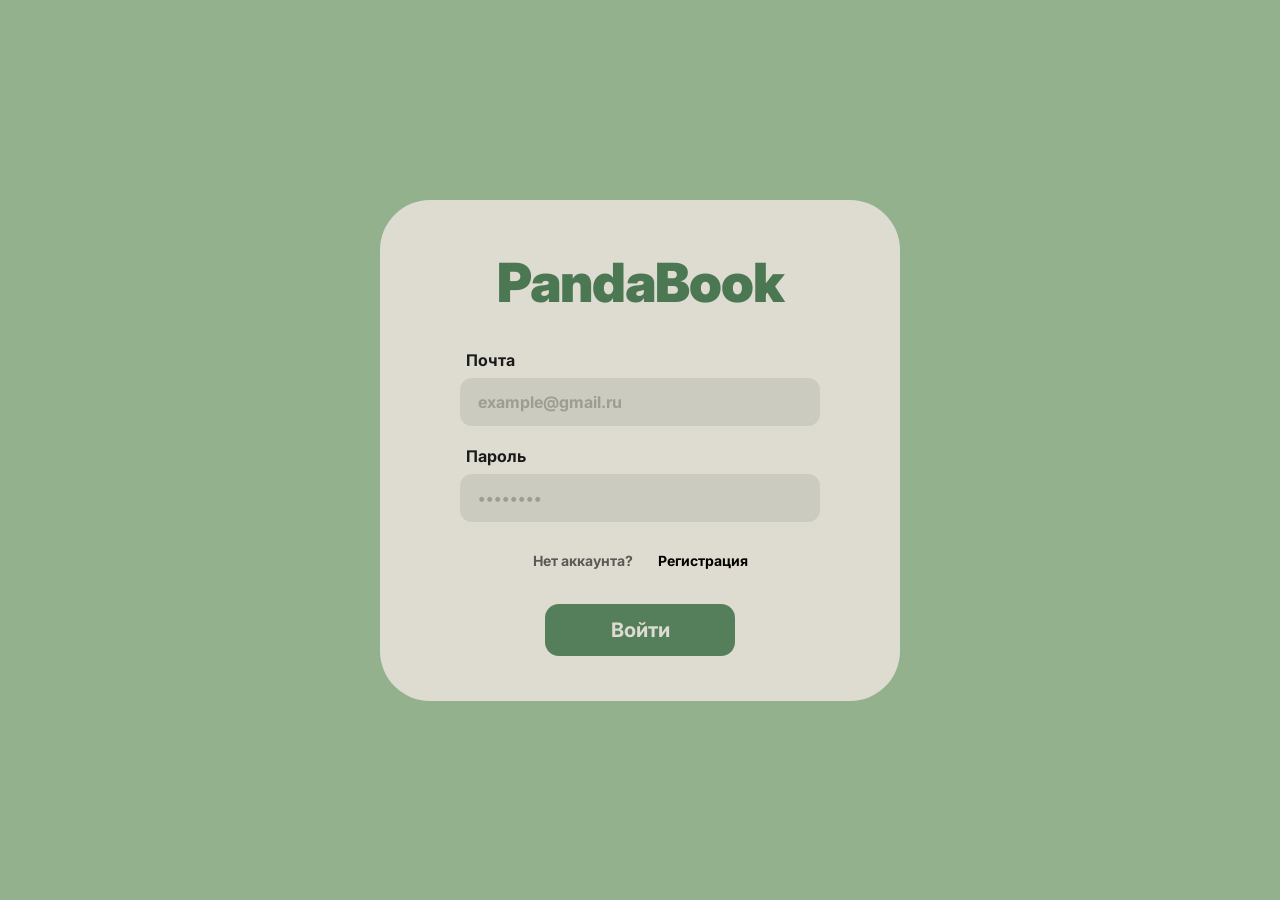
<file: frontend/index.html>
<!DOCTYPE html>
<html lang="ru">
<head>
    <meta charset="UTF-8">
    <meta name="viewport" content="width=device-width, initial-scale=1.0">
    <title>Вход</title>
    <link rel="stylesheet" href="style.css">
    <link rel="stylesheet" href="ui.css">
    <link rel="preconnect" href="https://fonts.googleapis.com">
    <link rel="preconnect" href="https://fonts.gstatic.com" crossorigin>
    <link href="https://fonts.googleapis.com/css2?family=Inter:wght@400;700;900&display=swap" rel="stylesheet">
</head>
<body>

    <div class="login-card">
        <h1 class="logo">PandaBook</h1>

        <form class="login-form" id="loginForm">
            <div class="input-group">
                <label for="email">Почта</label>
                <input type="email" id="email" name="email" required autocomplete="email" placeholder="example@gmail.ru">
            </div>

            <div class="input-group">
                <label for="password">Пароль</label>
                <input type="password" id="password" name="password" required autocomplete="current-password" placeholder="••••••••" minlength="8">
            </div>

            <div class="form-footer">
                <span class="no-account">Нет аккаунта?</span>
                <a href="reg.html" class="register-link">Регистрация</a>
            </div>

            <button type="submit" class="submit-btn">Войти</button>
        </form>
    </div>

    <script src="api.js"></script>
    <script src="ui.js"></script>
    <script>
        if (Auth.token) location.href = "dashboard.html";
        document.getElementById("loginForm").addEventListener("submit", async (e) => {
            e.preventDefault();
            const email = document.getElementById("email").value.trim();
            const password = document.getElementById("password").value;
            if (!isValidEmail(email)) return toast("Некорректный email", "error");
            const btn = e.target.querySelector(".submit-btn");
            btn.disabled = true;
            btn.textContent = "Вход…";
            try {
                const r = await api("POST", "/api/auth/login", { email, password });
                Auth.token = r.access_token;
                toast("Добро пожаловать!", "success");
                setTimeout(() => { location.href = "dashboard.html"; }, 400);
            } catch (err) {
                toast("Не удалось войти: " + apiError(err), "error");
            } finally {
                btn.disabled = false;
                btn.textContent = "Войти";
            }
        });
    </script>
</body>
</html>
</file>
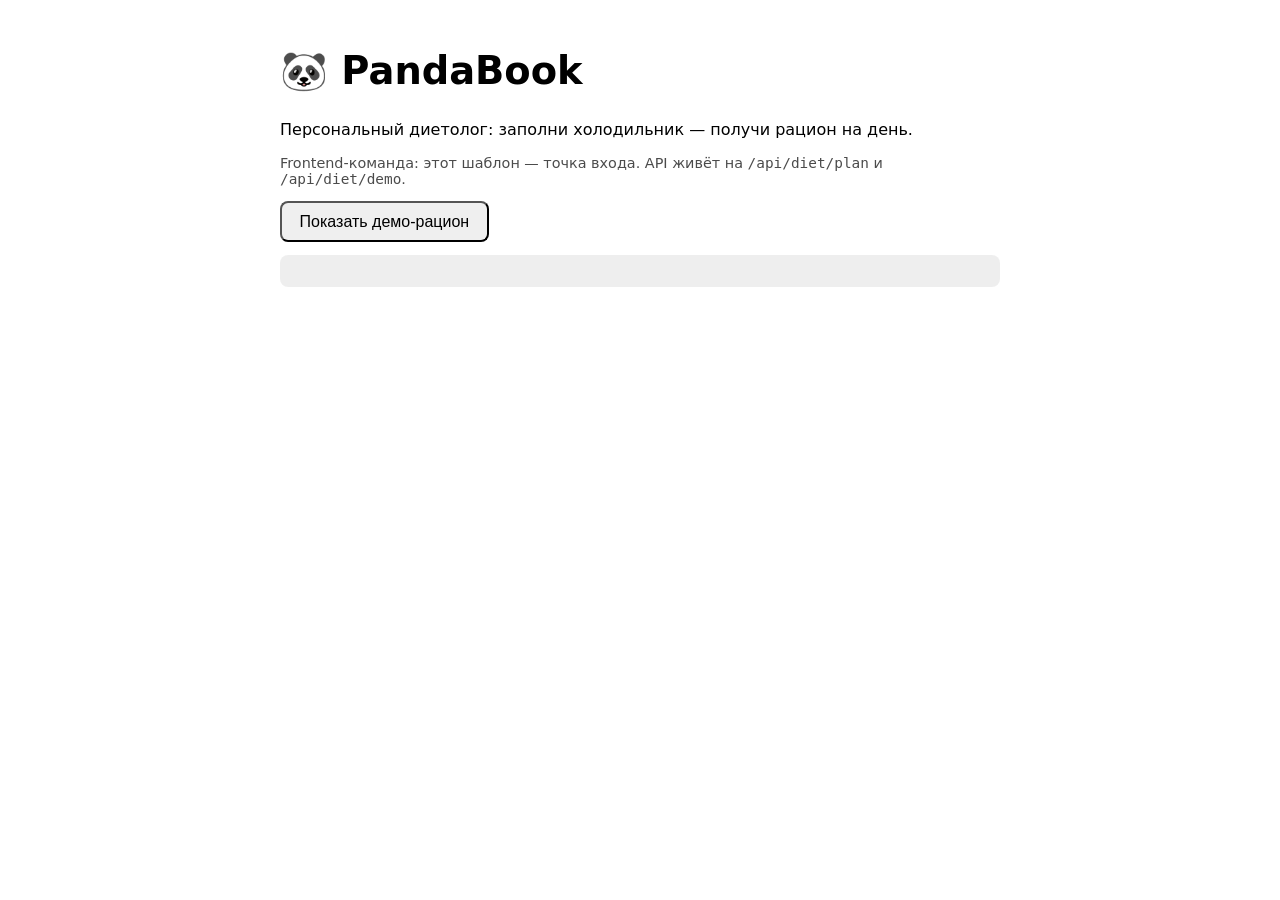
<file: templates/index.html>
<!doctype html>
<html lang="ru">
<head>
  <meta charset="utf-8">
  <meta name="viewport" content="width=device-width, initial-scale=1">
  <title>PandaBook 🐼 — персональный диетолог</title>
  <link rel="stylesheet" href="/static/style.css">
</head>
<body>
  <main>
    <h1>🐼 PandaBook</h1>
    <p>Персональный диетолог: заполни холодильник — получи рацион на день.</p>
    <p class="hint">Frontend-команда: этот шаблон — точка входа. API живёт на
      <code>/api/diet/plan</code> и <code>/api/diet/demo</code>.</p>
    <button id="demo">Показать демо-рацион</button>
    <pre id="out"></pre>
  </main>
  <script src="/static/app.js"></script>
</body>
</html>
</file>
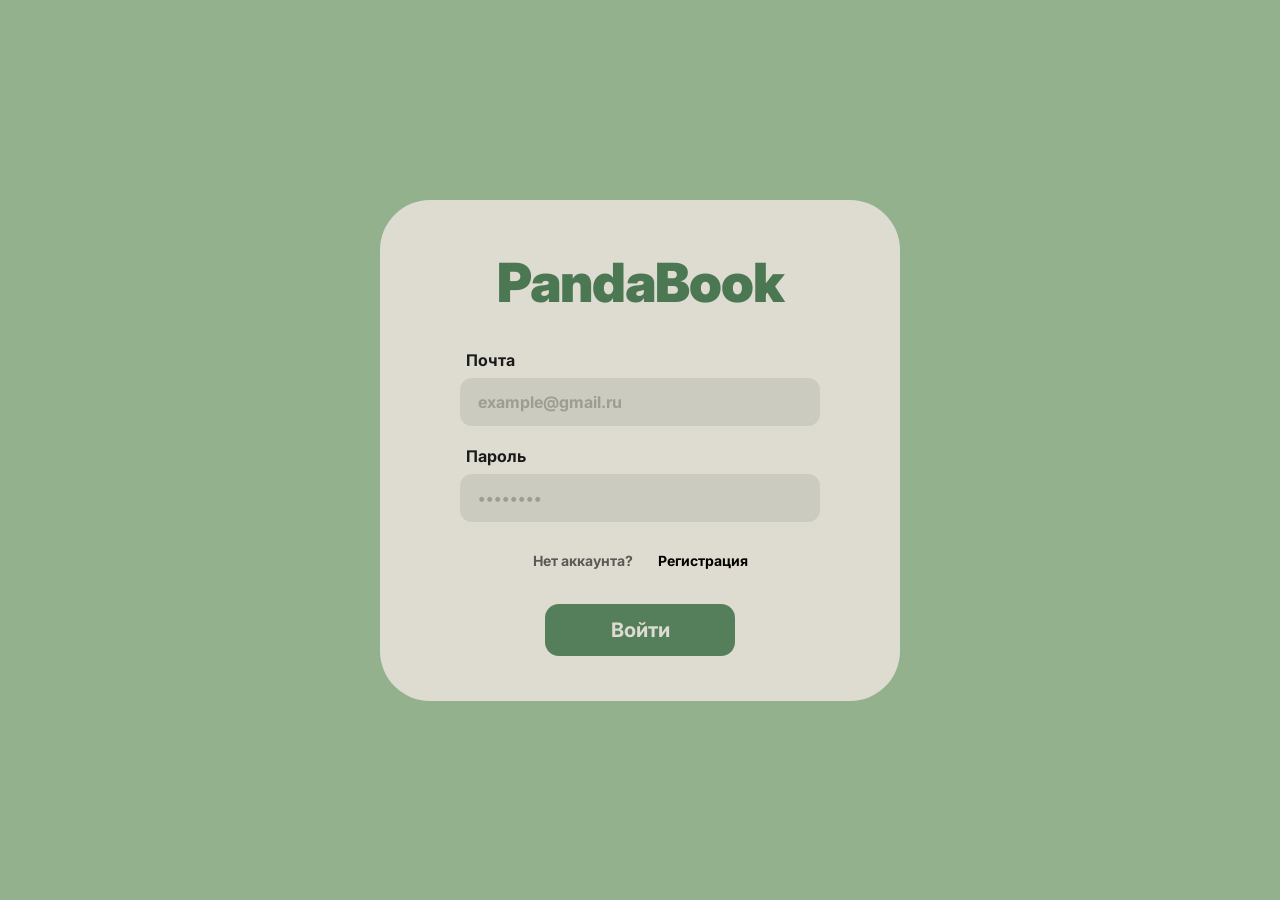
<file: frontend/dashboard.html>
<!DOCTYPE html>
<html lang="ru">
<head>
    <meta charset="UTF-8">
    <meta name="viewport" content="width=device-width, initial-scale=1.0">
    <title>PandaBook - Главный экран</title>
    <link rel="stylesheet" href="dashboard.css">
    <link rel="stylesheet" href="ui.css">
    <link rel="preconnect" href="https://fonts.googleapis.com">
    <link rel="preconnect" href="https://fonts.gstatic.com" crossorigin>
    <link href="https://fonts.googleapis.com/css2?family=Inter:wght@400;700;900&display=swap" rel="stylesheet">
</head>
<body>

    <div class="menu-overlay" id="menuOverlay" onclick="toggleMenu()"></div>

    <nav class="sidebar-menu" id="sidebarMenu">
        <div class="sidebar-header">
            <span class="sidebar-logo">PandaBook</span>
            <button class="close-menu-btn" onclick="toggleMenu()">✕</button>
        </div>
        <ul class="menu-links">
            <li><a href="profile.html" class="menu-item">Профиль</a></li>
            <li><a href="dashboard.html" class="menu-item active">Главный экран</a></li>
            <li><a href="fridge.html" class="menu-item">Мой холодильник</a></li>
            <li><a href="shopping.html" class="menu-item">Мои покупки</a></li>
            <li><a href="landing.html#pricing" class="menu-item">Купить подписку</a></li>
        </ul>
    </nav>

    <div class="main-card">
        <header class="header-section">
            <div class="logo-area">
                <button class="hamburger-btn" onclick="toggleMenu()">
                    <svg width="32" height="32" viewBox="0 0 24 24" fill="none" xmlns="http://www.w3.org/2000/svg">
                        <path d="M3 12H21M3 6H21M3 18H21" stroke="#4c7753" stroke-width="2.5" stroke-linecap="round" stroke-linejoin="round"/>
                    </svg>
                </button>
                <h1 class="logo">PandaBook</h1>
            </div>
            
            <div class="mode-switcher">
                <button class="mode-btn active" id="btn-fast" onclick="setMode('fast')">Быстрый</button>
                <button class="mode-btn" id="btn-thinking" onclick="setMode('thinking')">Думающий (pro)</button>
            </div>
        </header>

        <section class="panda-widget" id="pandaWidget" style="display:none;">
            <span class="panda-emoji" id="pandaEmoji"></span>
            <div>
                <strong class="panda-label" id="pandaLabel">Загрузка…</strong>
                <span class="panda-streak" id="pandaStreak"></span>
            </div>
        </section>

        <section class="kbzhu-container">            <div class="kbzhu-card">
                <span class="kbzhu-title">Каллории</span>
                <span class="kbzhu-value">1500 / 2000ккал</span>
                <div class="progress-bg"><div class="progress-bar" style="width: 75%;"></div></div>
            </div>
            <div class="kbzhu-card">
                <span class="kbzhu-title">Белки</span>
                <span class="kbzhu-value">80 / 120г</span>
                <div class="progress-bg"><div class="progress-bar" style="width: 66%;"></div></div>
            </div>
            <div class="kbzhu-card">
                <span class="kbzhu-title">Жиры</span>
                <span class="kbzhu-value">68 / 80г</span>
                <div class="progress-bg"><div class="progress-bar" style="width: 85%;"></div></div>
            </div>
            <div class="kbzhu-card">
                <span class="kbzhu-title">Углеводы</span>
                <span class="kbzhu-value">225 / 250г</span>
                <div class="progress-bg"><div class="progress-bar" style="width: 90%;"></div></div>
            </div>
        </section>

        <div class="notes-block">
            <strong>Заметка:</strong> <span id="planNotes"></span>
        </div>
        <p class="thinking-status" id="thinkingStatus" style="display:none;">Модель думает…</p>

        <section class="shopping-preview" id="shoppingSection">
            <div class="shopping-preview-header">
                <h2 class="shopping-preview-title">Список докупок</h2>
                <a href="shopping.html" class="shopping-preview-link nav-from-current">Открыть полностью</a>
            </div>
            <ul class="shopping-preview-list" id="shoppingList">
                <li class="shopping-preview-empty">Загрузка…</li>
            </ul>
        </section>

        <section class="meals-container">
            <div class="meal-accordion">
                <div class="meal-header" onclick="toggleMeal(this)">
                    <span class="meal-title">Завтрак</span>
                    <span class="arrow-icon">▼</span>
                </div>
                <div class="meal-content">
                    <div class="product-row">
                        <span class="product-name">Овсяная каша на молоке (250г)</span>
                        <span class="product-kcal">310 ккал</span>
                    </div>
                </div>
            </div>

            <div class="meal-accordion">
                <div class="meal-header" onclick="toggleMeal(this)">
                    <span class="meal-title">Обед</span>
                    <span class="arrow-icon">▼</span>
                </div>
                <div class="meal-content">
                    <div class="product-row">
                        <span class="product-name">Куриное филе с рисом (350г)</span>
                        <span class="product-kcal">480 ккал</span>
                    </div>
                </div>
            </div>

            <div class="meal-accordion">
                <div class="meal-header" onclick="toggleMeal(this)">
                    <span class="meal-title">Ужин</span>
                    <span class="arrow-icon">▼</span>
                </div>
                <div class="meal-content">
                    <div class="product-row">
                        <span class="product-name">Салат с тунцом (200г)</span>
                        <span class="product-kcal">290 ккал</span>
                    </div>
                </div>
            </div>

            <div class="meal-accordion">
                <div class="meal-header" onclick="toggleMeal(this)">
                    <span class="meal-title">Перекус</span>
                    <span class="arrow-icon">▼</span>
                </div>
                <div class="meal-content">
                    <div class="product-row">
                        <span class="product-name">Йогурт натуральный <span style="color:#e3a678;">скоро истекает</span></span>
                        <span class="product-kcal">120 ккал</span>
                    </div>
                </div>
            </div>
        </section>

        <div id="thinking-features">
            <section class="ai-explanation-card">
                <h2 class="ai-title">Почему такой рацион?</h2>
                <p class="ai-text">Этот план питания оптимизирован под вашу цель дефицита калорий с сохранением высокого уровня белка. Сложные углеводы в обеде обеспечат энергией на весь день.</p>
                
                <div class="recipe-box">
                    <h3 class="recipe-title">Рекомендованный рецепт</h3>
                    <p class="recipe-text"><strong>Куриное филе с рисом:</strong> Обжарить филе, отварить бурый рис 1:2. Подавать с зеленью.</p>
                </div>
            </section>

            <section class="request-container">
                <br>
                <div class="request-box">
                    <input type="text" placeholder="Хочу побольше белка или убрать рыбу..." class="request-input">
                    <button class="request-btn">Изменить</button>
                </div>
            </section>
        </div>
    </div>

    <script src="api.js"></script>
    <script src="ui.js"></script>
    <script>        let currentMode = 'fast';
        let currentRequest = '';
        const MEAL_NAMES = { breakfast: "Завтрак", lunch: "Обед", dinner: "Ужин", snack: "Перекус" };

        function toggleMenu() {
            document.getElementById('sidebarMenu').classList.toggle('open');
            document.getElementById('menuOverlay').classList.toggle('open');
        }
        function toggleMeal(element) { element.parentElement.classList.toggle('open'); }

        function setMode(mode) {
            currentMode = mode;
            PlanMode.set(mode);
            document.getElementById('btn-fast').classList.toggle('active', mode === 'fast');
            document.getElementById('btn-thinking').classList.toggle('active', mode === 'thinking');
            document.getElementById('thinking-features').style.display = mode === 'thinking' ? 'block' : 'none';
            loadPlan();
        }

        function bar(cur, tgt) { return tgt ? Math.min(100, Math.round(cur / tgt * 100)) : 0; }

        function renderKbzhu(t, tot) {
            const rows = [
                ["Калории", tot.kcal, t.kcal, "ккал"],
                ["Белки", tot.protein_g, t.protein_g, "г"],
                ["Жиры", tot.fat_g, t.fat_g, "г"],
                ["Углеводы", tot.carbs_g, t.carbs_g, "г"],
            ];
            document.querySelector('.kbzhu-container').innerHTML = rows.map(([title, cur, tgt, u]) => `
                <div class="kbzhu-card">
                    <span class="kbzhu-title">${title}</span>
                    <span class="kbzhu-value">${Math.round(cur)} / ${Math.round(tgt)}${u}</span>
                    <div class="progress-bg"><div class="progress-bar" style="width: ${bar(cur, tgt)}%;"></div></div>
                </div>`).join('');
        }

        function renderMeals(meals) {
            const withItems = meals.filter(m => m.items.length);
            const container = document.querySelector('.meals-container');
            if (!withItems.length) {
                container.innerHTML = '<div class="notes-block">Холодильник пуст или не хватает продуктов — загляни в «Мой холодильник».</div>';
                return;
            }
            container.innerHTML = withItems.map(m => `
                <div class="meal-accordion">
                    <div class="meal-header" onclick="toggleMeal(this)">
                        <span class="meal-title">${MEAL_NAMES[m.type] || m.type} · ${Math.round(m.kcal)} ккал</span>
                        <span class="arrow-icon">▼</span>
                    </div>
                    <div class="meal-content">
                        ${m.items.map(it => `
                            <div class="product-row">
                                <span class="product-name">${it.product_name} (${it.grams}г)${it.expiring_soon ? ' <span style="color:#e3a678;">скоро истекает</span>' : ''}</span>
                                <span class="product-kcal">${it.kcal} ккал</span>
                            </div>`).join('')}
                    </div>
                </div>`).join('');
        }

        function renderNotes(notes) {
            const el = document.getElementById('planNotes');
            const block = document.querySelector('.notes-block');
            if (!el || !block) return;
            if (notes && notes.length) {
                el.textContent = notes.join(' ');
                block.style.display = 'block';
            } else {
                block.style.display = 'none';
            }
        }

        function renderShopping(list) {
            const ul = document.getElementById('shoppingList');
            const section = document.getElementById('shoppingSection');
            if (!ul || !section) return;
            section.style.display = 'block';
            if (!list || !list.length) {
                ul.innerHTML = '<li class="shopping-preview-empty">Докупать нечего — холодильник покрывает норму</li>';
                return;
            }
            ul.innerHTML = list.map(s => `
                <li class="shopping-preview-item">
                    <span class="shopping-preview-name">${s.product_name}</span>
                    <span class="shopping-preview-grams">${s.grams} г</span>
                    <span class="shopping-preview-reason">${s.reason}</span>
                </li>`).join('');
        }

        function renderThinking(r) {
            document.querySelector('.ai-text').textContent =
                r.explanation || 'Не удалось получить объяснение от ИИ. Нажмите «Изменить» или переключите режим.';
            const recipe = r.recipe;
            const box = document.querySelector('.recipe-box');
            if (recipe && recipe.steps && recipe.steps.length) {
                box.style.display = 'block';
                box.querySelector('.recipe-title').textContent = recipe.title;
                box.querySelector('.recipe-text').innerHTML = recipe.steps.map((s, i) => `${i + 1}. ${s}`).join('<br>');
            } else { box.style.display = 'none'; }
        }

        async function loadProgress() {
            try {
                const p = await api("GET", "/api/progress/dashboard");
                document.getElementById("pandaWidget").style.display = "flex";
                document.getElementById("pandaEmoji").textContent = "";
                document.getElementById("pandaLabel").textContent = p.panda_label;
                document.getElementById("pandaStreak").textContent =
                    p.streak > 0 ? `Серия: ${p.streak} ${p.streak === 1 ? "день" : "дней"} в норме` : "Начни серию — попади в норму сегодня!";
            } catch (e) {
                console.warn("progress", e);
            }
        }

        async function loadPlan() {
            const thinkingStatus = document.getElementById('thinkingStatus');
            const aiText = document.querySelector('.ai-text');
            if (currentMode === 'thinking') {
                if (thinkingStatus) thinkingStatus.style.display = 'block';
                if (aiText) aiText.textContent = 'ИИ готовит объяснение и рецепт…';
            } else if (thinkingStatus) {
                thinkingStatus.style.display = 'none';
            }
            try {
                let url = `/api/diet/plan/me?mode=${currentMode}`;
                if (currentMode === 'thinking' && currentRequest) url += '&request=' + encodeURIComponent(currentRequest);
                const r = await api("GET", url);
                renderKbzhu(r.targets, r.plan.totals);
                renderMeals(r.plan.meals);
                renderNotes(r.plan.notes);
                renderShopping(r.shopping_list);
                if (currentMode === 'thinking') renderThinking(r);
            } catch (e) {
                const notes = document.querySelector('.notes-block');
                if (notes) { notes.style.display = 'block'; notes.innerHTML = '<strong>Заметка:</strong> Не удалось загрузить рацион: ' + apiError(e); }
                toast('Не удалось загрузить рацион: ' + apiError(e), 'error');
            } finally {
                if (thinkingStatus) thinkingStatus.style.display = 'none';
            }
        }

        if (requireAuth()) {
            document.querySelector('.kbzhu-container').innerHTML =
                Array(4).fill('<div class="kbzhu-card"><div class="skeleton-bar" style="width:60%;margin-bottom:8px;"></div><div class="skeleton-bar"></div></div>').join('');
            document.querySelector('.meals-container').innerHTML = '<div class="notes-block">Загрузка рациона…</div>';
            loadProgress();
            const reqBtn = document.querySelector('.request-btn');
            if (reqBtn) reqBtn.addEventListener('click', () => {
                currentRequest = document.querySelector('.request-input').value.trim();
                loadPlan();
            });
            setMode(PlanMode.get());
        }
    </script>
</body>
</html>
</file>
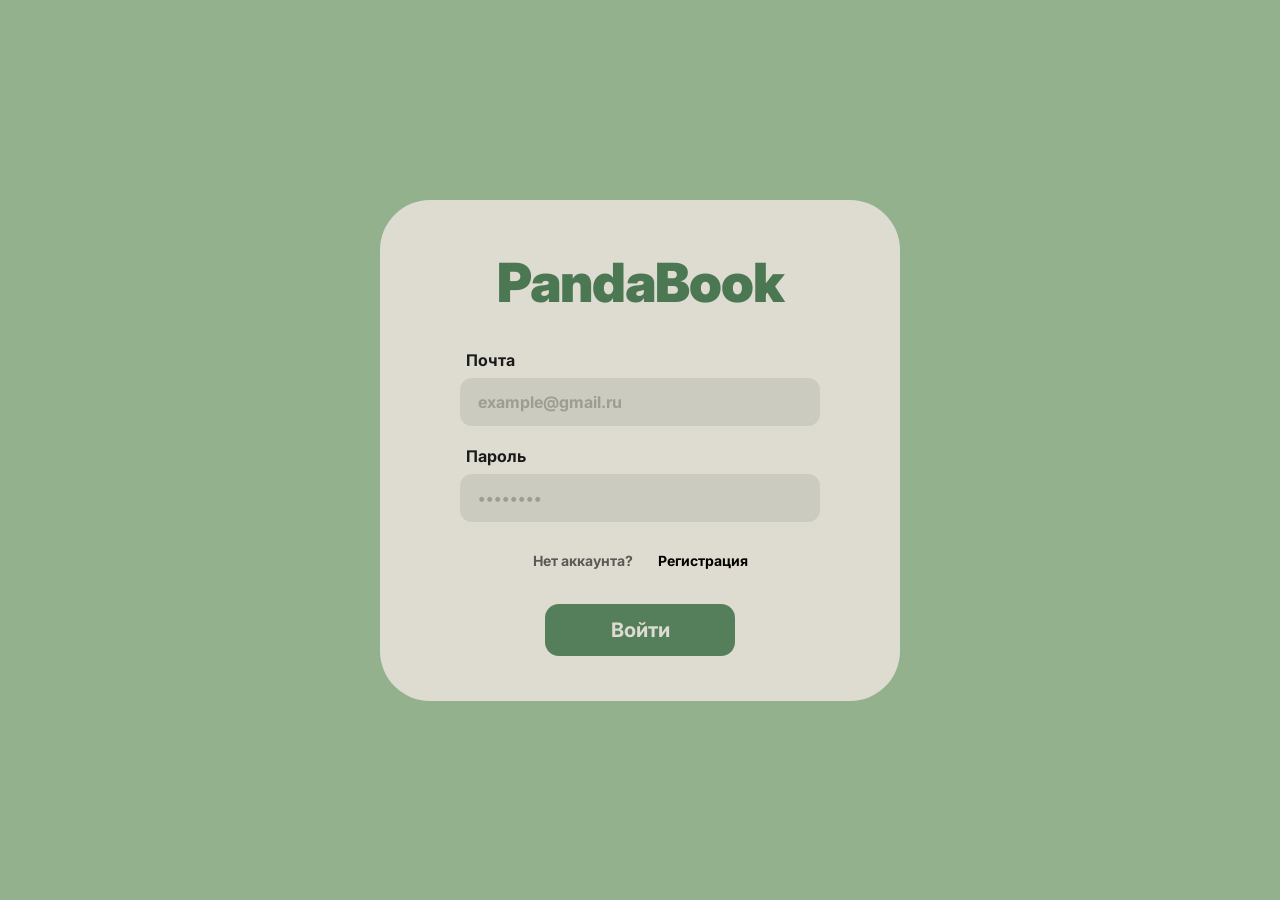
<file: frontend/fridge.html>
<!DOCTYPE html>
<html lang="ru">
<head>
    <meta charset="UTF-8">
    <meta name="viewport" content="width=device-width, initial-scale=1.0">
    <title>PandaBook - Мой холодильник</title>
    <link rel="preconnect" href="https://fonts.googleapis.com">
    <link rel="preconnect" href="https://fonts.gstatic.com" crossorigin>
    <link href="https://fonts.googleapis.com/css2?family=Inter:wght@400;700;900&display=swap" rel="stylesheet">
    <link rel="stylesheet" href="fridge.css">
    <link rel="stylesheet" href="ui.css">
</head>
<body>

    <div class="menu-overlay" id="menuOverlay" onclick="toggleMenu()"></div>

    <nav class="sidebar-menu" id="sidebarMenu">
        <div class="sidebar-header">
            <span class="sidebar-logo">PandaBook</span>
            <button class="close-menu-btn" onclick="toggleMenu()">✕</button>
        </div>
        <ul class="menu-links">
            <li><a href="profile.html" class="menu-item">Профиль</a></li>
            <li><a href="dashboard.html" class="menu-item">Главный экран</a></li>
            <li><a href="fridge.html" class="menu-item active">Мой холодильник</a></li>
            <li><a href="shopping.html" class="menu-item">Мои покупки</a></li>
            <li><a href="landing.html#pricing" class="menu-item">Купить подписку</a></li>
        </ul>
    </nav>

    <div class="main-card">
        <header class="header-section">
            <div class="logo-area">
                <a href="#" id="backBtn" class="back-btn" hidden>← Назад</a>
                <button class="hamburger-btn" onclick="toggleMenu()">
                    <svg width="32" height="32" viewBox="0 0 24 24" fill="none" xmlns="http://www.w3.org/2000/svg">
                        <path d="M3 12H21M3 6H21M3 18H21" stroke="#4c7753" stroke-width="2.5" stroke-linecap="round" stroke-linejoin="round"/>
                    </svg>
                </button>
                <h1 class="logo">PandaBook</h1>
            </div>
            <h2 class="page-title">Мой холодильник</h2>
        </header>
        <div class="search-add-section">
            <div class="search-panel">
                <h3 class="section-title"> Поиск в глобальной базе</h3>
                <div style="position: relative; width: 100%;">
                    <input type="text" id="offSearchInput" class="form-control" placeholder="Введите название продукта" oninput="handleSearchInput(this.value)">
                    <div class="search-results-dropdown" id="searchResults"></div>
                </div>
                <div class="barcode-row">
                    <input type="text" id="barcodeInput" class="form-control" placeholder="Штрихкод (EAN)" inputmode="numeric" maxlength="20">
                    <button type="button" class="btn" onclick="lookupBarcode()">Найти</button>
                </div>
            </div>

            <div class="add-panel">
                <h3 class="section-title" id="formTitle">Добавить продукт вручную</h3>
                <input type="hidden" id="editIndex" value="-1">
                <div style="display: flex; flex-direction: column; gap: 10px;">
                    <input type="text" id="prodName" class="form-control" placeholder="Название продукта">
                    <div style="display: flex; gap: 10px;">
                        <input type="number" id="prodWeight" class="form-control" placeholder="Количество (г)">
                        <input type="date" id="prodExpiry" class="form-control">
                    </div>
                    <div style="display: flex; gap: 10px; margin-top: 5px;">
                        <button type="button" class="btn" style="flex: 1;" onclick="saveProduct()">Сохранить</button>
                        <button type="button" class="btn btn-secondary" id="cancelEditBtn" style="display: none;" onclick="resetForm()">Отмена</button>
                    </div>
                </div>
            </div>
        </div>

        <div class="fridge-content">
            <h3 class="section-title" style="margin-bottom: 20px;"> Продукты в наличии</h3>
            <div class="product-table-wrapper">
                <table class="product-table">
                    <thead>
                        <tr>
                            <th>Название продукта</th>
                            <th>Количество</th>
                            <th>Срок годности</th>
                            <th style="text-align: right;">Действия</th>
                        </tr>
                    </thead>
                    <tbody id="productTableBody"></tbody>
                </table>
            </div>
        </div>
    </div>

    <script src="api.js"></script>
    <script src="ui.js"></script>
    <script>
        let selectedProduct = null;   // {product_id?|name|off_barcode} chosen from search
        let searchHits = [];
        let editId = -1;              // fridge item id being edited, or -1
        let searchTimer = null;

        function toggleMenu() {
            document.getElementById('sidebarMenu').classList.toggle('open');
            document.getElementById('menuOverlay').classList.toggle('open');
        }

        const EDIT_SVG = '<svg width="20" height="20" viewBox="0 0 24 24" fill="none" stroke="#5d605e" stroke-width="2"><path d="M11 4H4a2 2 0 0 0-2 2v14a2 2 0 0 0 2 2h14a2 2 0 0 0 2-2v-7"></path><path d="M18.5 2.5a2.121 2.121 0 1 1 3 3L12 15l-4 1 1-4 9.5-9.5z"></path></svg>';
        const DEL_SVG = '<svg width="20" height="20" viewBox="0 0 24 24" fill="none" stroke="#e07a5f" stroke-width="2"><polyline points="3 6 5 6 21 6"></polyline><path d="M19 6v14a2 2 0 0 1-2 2H7a2 2 0 0 1-2-2V6m3 0V4a2 2 0 0 1 2-2h4a2 2 0 0 1 2 2v2"></path><line x1="10" y1="11" x2="10" y2="17"></line><line x1="14" y1="11" x2="14" y2="17"></line></svg>';

        function fmtDate(iso) {
            if (!iso) return "—";
            const p = iso.split('-');
            return p.length === 3 ? `${p[2]}.${p[1]}.${p[0]}` : iso;
        }
        function daysUntil(iso) {
            if (!iso) return Infinity;
            return Math.ceil((new Date(iso) - new Date()) / 86400000);
        }

        async function loadFridge() {
            const tbody = document.getElementById('productTableBody');
            try {
                const r = await api("GET", "/api/fridge");
                tbody.innerHTML = '';
                r.items.forEach(({ id, item }) => {
                    const soon = daysUntil(item.expiry_date) <= 3;
                    const badge = soon ? '<span class="badge-warning"> Скоро истекает</span>' : '';
                    const tr = document.createElement('tr');
                    tr.className = 'product-row';
                    tr.innerHTML = `
                        <td>${item.product.name}${badge}</td>
                        <td>${item.quantity_g} г</td>
                        <td>${fmtDate(item.expiry_date)}</td>
                        <td class="actions-cell">
                            <button class="action-btn" onclick="editItem(${id}, ${item.quantity_g}, '${item.expiry_date || ''}', '${item.product.name.replace(/'/g, "")}')">${EDIT_SVG}</button>
                            <button class="action-btn" onclick="deleteItem(${id})">${DEL_SVG}</button>
                        </td>`;
                    tbody.appendChild(tr);
                });
            } catch (e) { console.error(e); }
        }

        function handleSearchInput(value) {
            const dropdown = document.getElementById('searchResults');
            clearTimeout(searchTimer);
            if (value.trim().length < 2) { dropdown.classList.remove('active'); return; }
            searchTimer = setTimeout(async () => {
                try {
                    const [cat, off] = await Promise.all([
                        api("GET", "/api/products?q=" + encodeURIComponent(value)),
                        api("GET", "/api/products/search?q=" + encodeURIComponent(value) + "&limit=8"),
                    ]);
                    searchHits = dedupeProducts([...cat, ...off]).slice(0, 12);
                    dropdown.innerHTML = searchHits.length
                        ? searchHits.map((p, i) =>
                            `<div class="search-result-item" onclick="pickHit(${i})">${p.name} · ${Math.round(p.kcal_100)} ккал</div>`).join('')
                        : '<div class="search-result-item muted">Ничего не найдено</div>';
                    dropdown.classList.add('active');
                } catch (e) { console.error(e); }
            }, 300);
        }

        function pickHit(i) {
            const p = searchHits[i];
            selectedProduct = { product_id: p.id ?? undefined, name: p.name, off_barcode: p.off_barcode ?? undefined };
            fillProductForm(p);
            document.getElementById('searchResults').classList.remove('active');
            document.getElementById('offSearchInput').value = '';
            document.getElementById('prodWeight').focus();
        }

        async function lookupBarcode() {
            const code = document.getElementById("barcodeInput").value.trim();
            if (!/^\d{8,14}$/.test(code)) return toast("Введите штрихкод 8–14 цифр", "error");
            try {
                const p = await api("GET", "/api/products/barcode/" + encodeURIComponent(code));
                selectedProduct = { name: p.name, off_barcode: p.off_barcode || code };
                fillProductForm(p);
                document.getElementById("barcodeInput").value = "";
                document.getElementById("prodWeight").focus();
                toast("Найден: " + p.name, "success");
            } catch (e) {
                toast("Продукт не найден в Open Food Facts", "error");
            }
        }

        async function saveProduct() {
            const name = document.getElementById('prodName').value.trim();
            const weight = parseInt(document.getElementById('prodWeight').value);
            const expiry = document.getElementById('prodExpiry').value || null;
            if (!name || !weight) { toast('Укажите продукт и количество', 'error'); return; }
            try {
                if (editId > 0) {
                    await api("PATCH", "/api/fridge/" + editId, { quantity_g: weight, expiry_date: expiry });
                } else {
                    const body = { quantity_g: weight, expiry_date: expiry };
                    if (selectedProduct && selectedProduct.name === name) {
                        if (selectedProduct.product_id) body.product_id = selectedProduct.product_id;
                        else if (selectedProduct.off_barcode) body.off_barcode = selectedProduct.off_barcode;
                        else body.name = name;
                    } else { body.name = name; }
                    await api("POST", "/api/fridge", body);
                }
                resetForm();
                loadFridge();
                toast(editId > 0 ? "Продукт обновлён" : "Добавлено в холодильник", "success");
            } catch (e) { toast("Не удалось сохранить: " + apiError(e), "error"); }
        }

        function editItem(id, weight, expiry, name) {
            editId = id;
            selectedProduct = null;
            document.getElementById('prodName').value = name;
            document.getElementById('prodWeight').value = weight;
            document.getElementById('prodExpiry').value = expiry;
            document.getElementById('formTitle').innerText = "Редактировать продукт";
            document.getElementById('cancelEditBtn').style.display = "inline-block";
        }

        async function deleteItem(id) {
            if (!confirm('Удалить этот продукт?')) return;
            try { await api("DELETE", "/api/fridge/" + id); loadFridge(); toast("Удалено", "success"); }
            catch (e) { toast("Ошибка: " + apiError(e), "error"); }
        }

        function resetForm() {
            editId = -1; selectedProduct = null;
            document.getElementById('prodName').value = '';
            document.getElementById('prodWeight').value = '';
            document.getElementById('prodExpiry').value = '';
            document.getElementById('formTitle').innerText = "Добавить продукт вручную";
            document.getElementById('cancelEditBtn').style.display = "none";
        }

        if (requireAuth()) loadFridge();
        document.getElementById("barcodeInput")?.addEventListener("keydown", (e) => {
            if (e.key === "Enter") { e.preventDefault(); lookupBarcode(); }
        });
    </script>
</body>
</html>
</file>
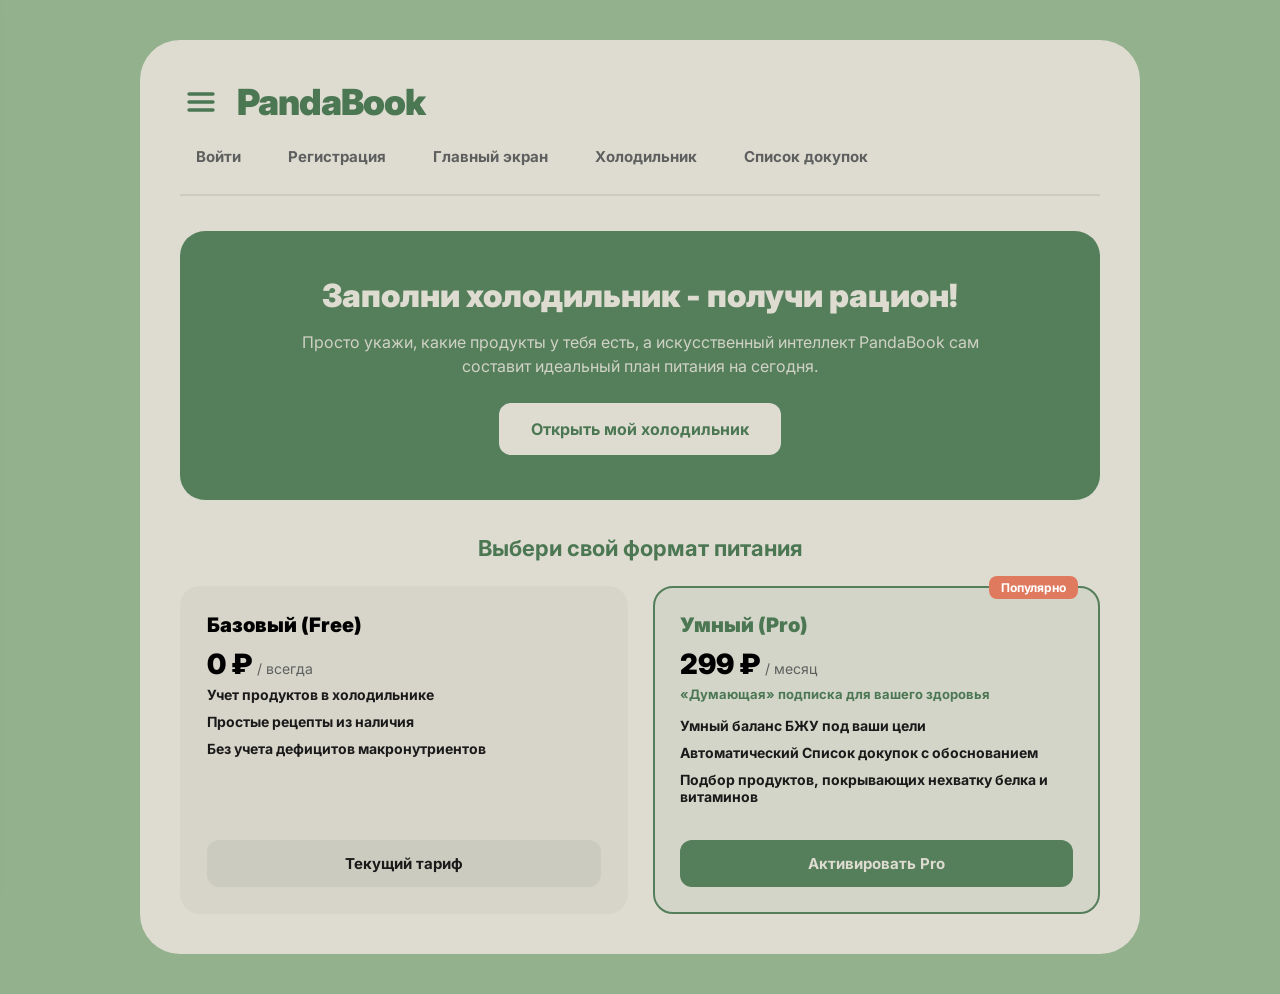
<file: frontend/landing.html>
<!DOCTYPE html>
<html lang="ru">
<head>
    <meta charset="UTF-8">
    <meta name="viewport" content="width=device-width, initial-scale=1.0">
    <title>PandaBook - Тарифы</title>
    <link rel="preconnect" href="https://fonts.googleapis.com">
    <link rel="preconnect" href="https://fonts.gstatic.com" crossorigin>
    <link href="https://fonts.googleapis.com/css2?family=Inter:wght@400;700;900&display=swap" rel="stylesheet">
    <link rel="stylesheet" href="land-shop.css">
</head>
<body>

    <div class="menu-overlay" id="menuOverlay" onclick="toggleMenu()"></div>

    <nav class="sidebar-menu" id="sidebarMenu">
        <div class="sidebar-header">
            <span class="sidebar-logo">PandaBook</span>
            <button class="close-menu-btn" onclick="toggleMenu()">✕</button>
        </div>
        <ul class="menu-links">
            <li><a href="profile.html" class="menu-item">Профиль</a></li>
            <li><a href="dashboard.html" class="menu-item">Главный экран</a></li>
            <li><a href="fridge.html" class="menu-item">Мой холодильник</a></li>
            <li><a href="shopping.html" class="menu-item">Мои покупки</a></li>
            <li><a href="#pricing" class="menu-item" onclick="toggleMenu()">Купить подписку</a></li>
        </ul>
    </nav>

    <div class="main-card">
        <header class="header-section">
            <div class="logo-area">
                <button class="hamburger-btn" onclick="toggleMenu()">
                    <svg width="32" height="32" viewBox="0 0 24 24" fill="none" xmlns="http://www.w3.org/2000/svg">
                        <path d="M3 12H21M3 6H21M3 18H21" stroke="#4c7753" stroke-width="2.5" stroke-linecap="round" stroke-linejoin="round"/>
                    </svg>
                </button>
                <span class="logo">PandaBook</span>
            </div>
            <nav class="nav-links">
                <a href="index.html" class="nav-item">Войти</a>
                <a href="reg.html" class="nav-item">Регистрация</a>
                <a href="dashboard.html" class="nav-item">Главный экран</a>
                <a href="fridge.html" class="nav-item">Холодильник</a>
                <a href="shopping.html" class="nav-item">Список докупок</a>
            </nav>
        </header>
        
        <section class="hero-panel">
            <div class="hero-content">
                <h2 class="hero-title">Заполни холодильник - получи рацион!</h2>
                <p class="hero-text">Просто укажи, какие продукты у тебя есть, а искусственный интеллект PandaBook сам составит идеальный план питания на сегодня.</p>
                <a href="fridge.html" class="btn cta-btn">Открыть мой холодильник</a>
            </div>
        </section>
        
        <section class="pricing-section" id="pricing">
            <h3 class="section-title" style="text-align: center; margin-bottom: 25px; font-size: 22px;">Выбери свой формат питания</h3>
            
            <div class="pricing-grid">
                <div class="panel price-card">
                    <h4 class="tariff-name">Базовый (Free)</h4>
                    <div class="price">0 ₽ <span class="price-period">/ всегда</span></div>
                    <ul class="features-list">
                        <li>Учет продуктов в холодильнике</li>
                        <li>Простые рецепты из наличия</li>
                        <li>Без учета дефицитов макронутриентов</li>
                    </ul>
                    <button class="btn btn-secondary" style="width: 100%; margin-top: auto;">Текущий тариф</button>
                </div>
                <div class="panel price-card pro-card">
                    <div class="pro-badge">Популярно</div>
                    <h4 class="tariff-name" style="color: #4c7753;">Умный (Pro)</h4>
                    <div class="price">299 ₽ <span class="price-period">/ месяц</span></div>
                    <p class="tariff-subtitle">«Думающая» подписка для вашего здоровья</p>
                    <ul class="features-list">
                        <li> Умный баланс БЖУ под ваши цели</li>
                        <li> Автоматический <b>Список докупок</b> с обоснованием</li>
                        <li> Подбор продуктов, покрывающих нехватку белка и витаминов</li>
                    </ul>
                    <button class="btn" style="width: 100%; margin-top: auto;">Активировать Pro</button>
                </div>
            </div>
        </section>
    </div>

    <script>
        function toggleMenu() {
            const sidebar = document.getElementById('sidebarMenu');
            const overlay = document.getElementById('menuOverlay');
            sidebar.classList.toggle('open');
            overlay.classList.toggle('open');
        }
    </script>
</body>
</html>
</file>
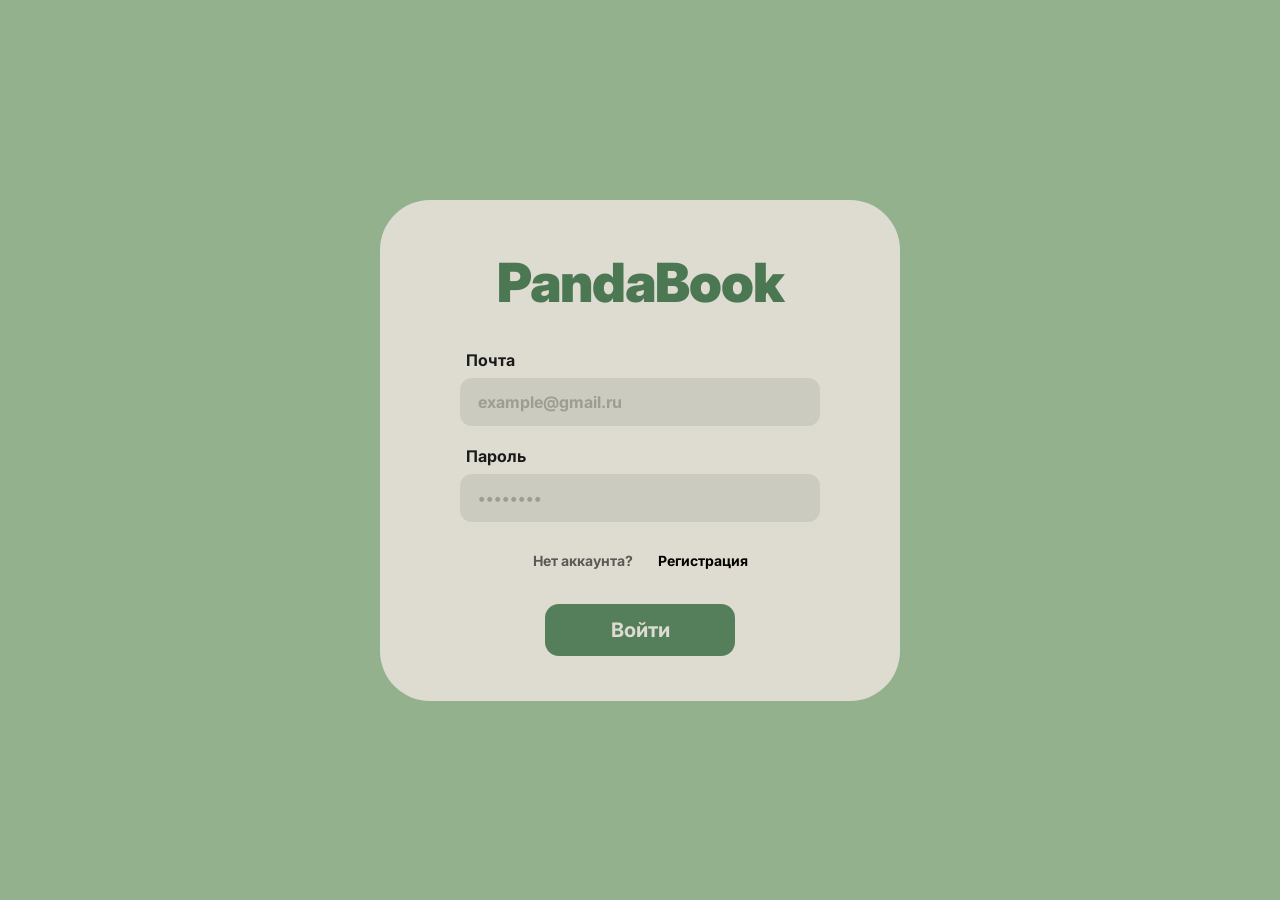
<file: frontend/profile.html>
<!DOCTYPE html>
<html lang="ru">
<head>
    <meta charset="UTF-8">
    <meta name="viewport" content="width=device-width, initial-scale=1.0">
    <title>PandaBook - Профиль</title>
    <link rel="stylesheet" href="profile.css">
    <link rel="stylesheet" href="ui.css">
    <link rel="preconnect" href="https://fonts.googleapis.com">
    <link rel="preconnect" href="https://fonts.gstatic.com" crossorigin>
    <link href="https://fonts.googleapis.com/css2?family=Inter:wght@400;700;900&display=swap" rel="stylesheet">
</head>
<body>

    <div class="menu-overlay" id="menuOverlay" onclick="toggleMenu()"></div>

    <nav class="sidebar-menu" id="sidebarMenu">
        <div class="sidebar-header">
            <span class="sidebar-logo">PandaBook</span>
            <button class="close-menu-btn" onclick="toggleMenu()">✕</button>
        </div>
        <ul class="menu-links">
            <li><a href="profile.html" class="menu-item active">Профиль</a></li>
            <li><a href="dashboard.html" class="menu-item">Главный экран</a></li>
            <li><a href="fridge.html" class="menu-item">Мой холодильник</a></li>
            <li><a href="shopping.html" class="menu-item">Мои покупки</a></li>
            <li><a href="landing.html#pricing" class="menu-item">Купить подписку</a></li>
        </ul>
    </nav>

    <div class="main-card">
        <header class="header-section">
            <div class="logo-area">
                <a href="#" id="backBtn" class="back-btn" hidden>← Назад</a>
                <button class="hamburger-btn" onclick="toggleMenu()">
                    <svg width="32" height="32" viewBox="0 0 24 24" fill="none" xmlns="http://www.w3.org/2000/svg">
                        <path d="M3 12H21M3 6H21M3 18H21" stroke="#4c7753" stroke-width="2.5" stroke-linecap="round" stroke-linejoin="round"/>
                    </svg>
                </button>
                <h1 class="logo">PandaBook</h1>
            </div>
            <h2 class="page-title">Настройки профиля</h2>
        </header>

        <form class="profile-form">
            <div class="form-section">
                <h3 class="section-title">Личные данные</h3>
                <div class="grid-inputs">
                    <div class="input-group">
                        <label for="gender">Пол</label>
                        <select id="gender">
                            <option value="male">Мужской</option>
                            <option value="female">Женский</option>
                        </select>
                    </div>
                    <div class="input-group">
                        <label for="age">Возраст</label>
                        <input type="number" id="age" value="25" placeholder="Лет">
                    </div>
                    <div class="input-group">
                        <label for="weight">Вес (кг)</label>
                        <input type="number" id="weight" value="70" placeholder="кг">
                    </div>
                    <div class="input-group">
                        <label for="height">Рост (см)</label>
                        <input type="number" id="height" value="175" placeholder="см">
                    </div>
                </div>
            </div>

            <div class="form-section">
                <h3 class="section-title">Уровень физической активности</h3>
                <div class="activity-selector">
                    <label class="activity-card">
                        <input type="radio" name="activity" value="1">
                        <div class="card-content">
                            <strong>Минимальный</strong>
                            <span>Сидячая работа, редкие прогулки</span>
                        </div>
                    </label>
                    <label class="activity-card active">
                        <input type="radio" name="activity" value="2" checked>
                        <div class="card-content">
                            <strong>Слабый</strong>
                            <span>Легкие тренировки 1-3 раза в неделю</span>
                        </div>
                    </label>
                    <label class="activity-card">
                        <input type="radio" name="activity" value="3">
                        <div class="card-content">
                            <strong>Умеренный</strong>
                            <span>Интенсивный фитнес 3-5 раз в неделю</span>
                        </div>
                    </label>
                    <label class="activity-card">
                        <input type="radio" name="activity" value="4">
                        <div class="card-content">
                            <strong>Тяжелый</strong>
                            <span>Тяжелые тренировки почти каждый день</span>
                        </div>
                    </label>
                    <label class="activity-card">
                        <input type="radio" name="activity" value="5">
                        <div class="card-content">
                            <strong>Экстремальный</strong>
                            <span>Профессиональный спорт / тяжелый физ. труд</span>
                        </div>
                    </label>
                </div>
            </div>

            <div class="form-section">
                <h3 class="section-title">Цели и ограничения</h3>
                
                <div class="input-group full-width" style="margin-bottom: 20px;">
                    <label for="goal">Главная цель</label>
                    <select id="goal">
                        <option value="lose">Похудеть / Снижение веса</option>
                        <option value="maintain" selected>Поддерживать форму</option>
                        <option value="gain">Набрать мышечную массу</option>
                    </select>
                </div>

                <label class="group-inner-label">Ограничения в питании</label>
                <div class="checkbox-grid">
                    <label class="custom-checkbox">
                        <input type="checkbox" id="vegan">
                        <span class="box"></span> Веган
                    </label>
                    <label class="custom-checkbox">
                        <input type="checkbox" id="vegetarian">
                        <span class="box"></span> Вегетарианец
                    </label>
                    <label class="custom-checkbox">
                        <input type="checkbox" id="halal">
                        <span class="box"></span> Халяль
                    </label>
                    <label class="custom-checkbox">
                        <input type="checkbox" id="gluten">
                        <span class="box"></span> Без глютена
                    </label>
                    <label class="custom-checkbox">
                        <input type="checkbox" id="lactose">
                        <span class="box"></span> Без лактозы
                    </label>
                </div>

                <div class="input-group full-width" style="margin-top: 20px;">
                    <label for="allergens">Аллергены (через запятую)</label>
                    <input type="text" id="allergens" placeholder="Например: цитрусовые, арахис, мед">
                </div>
            </div>

            <div class="action-row">
                <button type="submit" class="save-btn">Сохранить</button>
            </div>
        </form>
    </div>

    <script src="api.js"></script>
    <script src="ui.js"></script>
    <script>
        function toggleMenu() {
            document.getElementById('sidebarMenu').classList.toggle('open');
            document.getElementById('menuOverlay').classList.toggle('open');
        }
        const cards = document.querySelectorAll('.activity-card');
        cards.forEach(card => {
            card.addEventListener('click', () => {
                cards.forEach(c => c.classList.remove('active'));
                card.classList.add('active');
            });
        });

        function setActivity(num) {
            const radio = document.querySelector(`input[name="activity"][value="${num}"]`);
            if (!radio) return;
            radio.checked = true;
            cards.forEach(c => c.classList.remove('active'));
            radio.closest('.activity-card').classList.add('active');
        }

        function fillForm(p) {
            document.getElementById('gender').value = p.sex;
            document.getElementById('age').value = p.age;
            document.getElementById('weight').value = p.weight_kg;
            document.getElementById('height').value = p.height_cm;
            document.getElementById('goal').value = p.goal;
            setActivity(activityToNum(p.activity));
            const pr = p.prefs || {};
            document.getElementById('vegan').checked = !!pr.vegan;
            document.getElementById('vegetarian').checked = !!pr.vegetarian;
            document.getElementById('halal').checked = !!pr.halal;
            document.getElementById('gluten').checked = !!pr.gluten_free;
            document.getElementById('lactose').checked = !!pr.lactose_free;
            document.getElementById('allergens').value = (pr.allergens || []).join(', ');
        }

        function readForm() {
            const activity = document.querySelector('input[name="activity"]:checked');
            return {
                sex: document.getElementById('gender').value,
                age: +document.getElementById('age').value,
                weight_kg: +document.getElementById('weight').value,
                height_cm: +document.getElementById('height').value,
                activity: activityToApi(activity ? activity.value : 3),
                goal: document.getElementById('goal').value,
                prefs: {
                    vegan: document.getElementById('vegan').checked,
                    vegetarian: document.getElementById('vegetarian').checked,
                    halal: document.getElementById('halal').checked,
                    gluten_free: document.getElementById('gluten').checked,
                    lactose_free: document.getElementById('lactose').checked,
                    allergens: document.getElementById('allergens').value
                        .split(',').map(s => s.trim()).filter(Boolean),
                },
            };
        }

        if (requireAuth()) {
            api("GET", "/api/auth/me").then(me => fillForm(me.profile)).catch(() => {});
            document.querySelector('.profile-form').addEventListener('submit', async (e) => {
                e.preventDefault();
                try {
                    await api("PATCH", "/api/auth/me", { profile: readForm() });
                    toast("Профиль сохранён", "success");
                    setTimeout(() => { location.href = "dashboard.html"; }, 600);
                } catch (err) {
                    toast("Не удалось сохранить: " + apiError(err), "error");
                }
            });
        }
    </script>
</body>
</html>
</file>
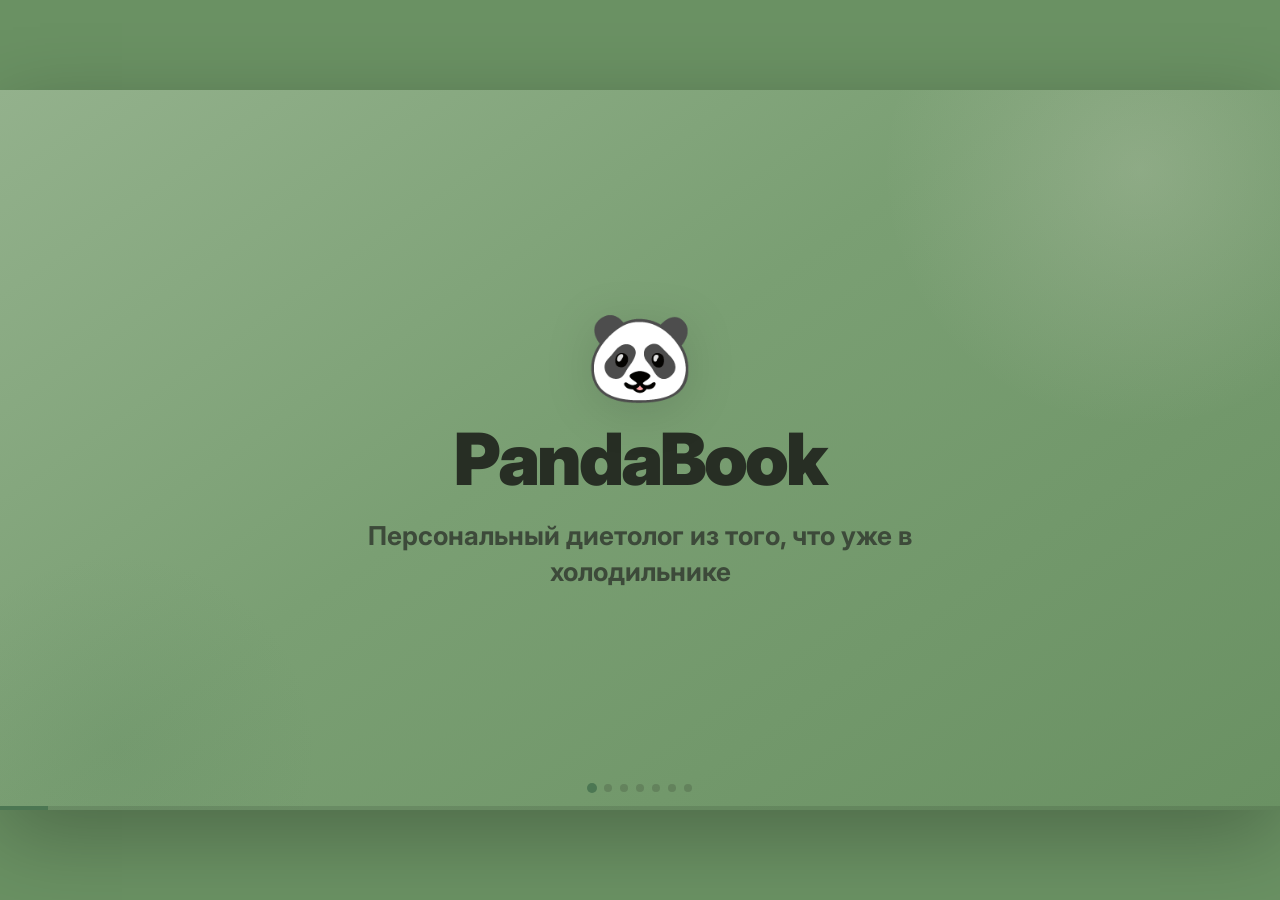
<file: frontend/promo.html>
<!DOCTYPE html>
<html lang="ru">
<head>
    <meta charset="UTF-8">
    <meta name="viewport" content="width=1280, height=720">
    <title>PandaBook — обзор</title>
    <link rel="preconnect" href="https://fonts.googleapis.com">
    <link href="https://fonts.googleapis.com/css2?family=Inter:wght@400;700;900&display=swap" rel="stylesheet">
    <link rel="stylesheet" href="promo.css">
</head>
<body>
    <div class="promo-stage" id="stage">
        <section class="slide active" data-duration="3500">
            <div class="slide-inner intro">
                <div class="panda-mark">🐼</div>
                <h1>PandaBook</h1>
                <p class="tagline">Персональный диетолог из того, что уже в холодильнике</p>
            </div>
        </section>

        <section class="slide" data-duration="4000">
            <div class="slide-inner">
                <span class="slide-num">01</span>
                <h2>Мой холодильник</h2>
                <p class="slide-desc">Добавляй продукты из базы или по штрих-коду — с граммами и сроком годности.</p>
                <div class="mock mock-fridge">
                    <div class="mock-row"><span>Макароны</span><span>500 г · 30 дн.</span></div>
                    <div class="mock-row"><span>Куриная грудка</span><span>300 г · 2 дн.</span></div>
                    <div class="mock-row highlight"><span>Йогурт натур.</span><span>200 г · скоро истекает</span></div>
                    <div class="mock-search">+ Поиск в глобальной базе…</div>
                </div>
            </div>
        </section>

        <section class="slide" data-duration="4500">
            <div class="slide-inner">
                <span class="slide-num">02</span>
                <h2>Рацион на день</h2>
                <p class="slide-desc">Калории, БЖУ и приёмы пищи — с приоритетом продуктов, которые скоро испортятся.</p>
                <div class="mock mock-dash">
                    <div class="kbzhu-grid">
                        <div class="kb"><span>Калории</span><strong>1560 / 2229</strong></div>
                        <div class="kb"><span>Белки</span><strong>45 / 112 г</strong></div>
                        <div class="kb"><span>Жиры</span><strong>18 / 78 г</strong></div>
                        <div class="kb"><span>Углеводы</span><strong>292 / 361 г</strong></div>
                    </div>
                    <div class="meal">Завтрак · 660 ккал — овсянка, яйца</div>
                    <div class="meal">Обед · 900 ккал — курица, рис</div>
                </div>
            </div>
        </section>

        <section class="slide" data-duration="4000">
            <div class="slide-inner">
                <span class="slide-num">03</span>
                <h2>Список докупок</h2>
                <p class="slide-desc">ИИ PandaBook подскажет, что докупить — с учётом того, что уже дома.</p>
                <div class="mock mock-shop">
                    <div class="shop-row"><span>Яйца куриные</span><span>150 г</span><em>белок к гарниру</em></div>
                    <div class="shop-row"><span>Брокколи</span><span>250 г</span><em>овощи к макаронам</em></div>
                    <div class="shop-row"><span>Творог 5%</span><span>200 г</span><em>закрыть дефицит белка</em></div>
                </div>
            </div>
        </section>

        <section class="slide" data-duration="4500">
            <div class="slide-inner">
                <span class="slide-num">04</span>
                <h2>Режим «Думающий» <span class="pro">Pro</span></h2>
                <p class="slide-desc">Объяснение рациона, рецепт из ваших продуктов и правки по запросу.</p>
                <div class="mock mock-ai">
                    <p class="ai-quote">«Рацион с дефицитом калорий, но высоким белком — помогает худеть без потери мышц.»</p>
                    <div class="recipe">Рецепт: курица с рисом и брокколи — 4 простых шага</div>
                    <div class="prompt">Хочу побольше белка… → Изменить</div>
                </div>
            </div>
        </section>

        <section class="slide" data-duration="3500">
            <div class="slide-inner">
                <span class="slide-num">05</span>
                <h2>Панда следит за прогрессом</h2>
                <p class="slide-desc">Серии дней в норме, настроение панды и мотивация не срываться.</p>
                <div class="mock mock-panda">
                    <span class="panda-big">🐼</span>
                    <div>
                        <strong>Панда довольна!</strong>
                        <span>Серия: 3 дня в норме</span>
                    </div>
                </div>
            </div>
        </section>

        <section class="slide" data-duration="4000">
            <div class="slide-inner outro">
                <h2>PandaBook</h2>
                <p>Заполни холодильник — получи план</p>
                <div class="modes">
                    <span class="pill">Быстрый</span>
                    <span class="pill pro-pill">Думающий Pro</span>
                </div>
            </div>
        </section>
    </div>
    <script src="promo.js"></script>
</body>
</html>
</file>
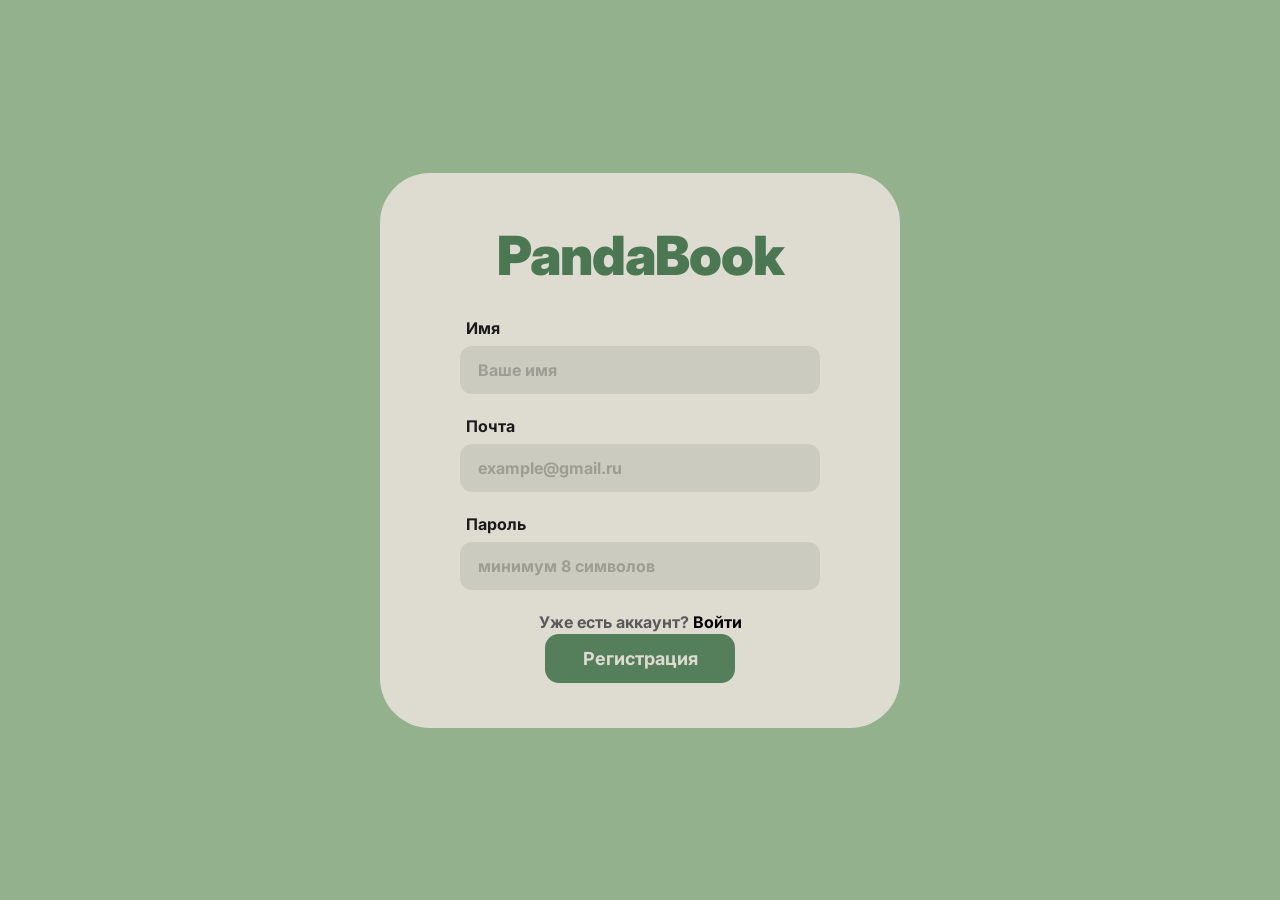
<file: frontend/reg.html>
<!DOCTYPE html>
<html lang="ru">
<head>
    <meta charset="UTF-8">
    <meta name="viewport" content="width=device-width, initial-scale=1.0">
    <title>Регистрация</title>
    <link rel="stylesheet" href="reg.css">
    <link rel="stylesheet" href="ui.css">
    <link rel="preconnect" href="https://fonts.googleapis.com">
    <link rel="preconnect" href="https://fonts.gstatic.com" crossorigin>
    <link href="https://fonts.googleapis.com/css2?family=Inter:wght@400;700;900&display=swap" rel="stylesheet">
</head>
<body>

    <div class="reg-card">
        <h1 class="logo">PandaBook</h1>
        
        <form class="reg-form">
            <div class="back">
                <a href="index.html"></a>
            </div>
            <div class="input-group">
                <label for="username">Имя</label>
                <input type="text" id="username" placeholder="Ваше имя">
            </div>

            <div class="input-group">
                <label for="email">Почта</label>
                <input type="email" id="email" placeholder="example@gmail.ru">
            </div>
            
            <div class="input-group">
                <label for="password">Пароль</label>
                <input type="password" id="password" placeholder="минимум 8 символов" minlength="8" required autocomplete="new-password">
            </div>
            <div class="form-footer">
                <span class="account">Уже есть аккаунт?</span>
                <a href="index.html" class="enter-link">Войти</a>
            </div>
            <button type="submit" class="submit-btn">Регистрация</button>
            

        </form>
    </div>

    <script src="api.js"></script>
    <script src="ui.js"></script>
    <script>
        document.querySelector(".reg-form").addEventListener("submit", async (e) => {
            e.preventDefault();
            const btn = e.target.querySelector(".submit-btn");
            const name = document.getElementById("username").value.trim();
            const email = document.getElementById("email").value.trim();
            const password = document.getElementById("password").value;
            if (!isValidEmail(email)) return toast("Некорректный email", "error");
            if (password.length < 8) return toast("Пароль минимум 8 символов", "error");
            btn.disabled = true;
            btn.textContent = "Регистрация…";
            const profile = { sex: "male", age: 25, weight_kg: 70, height_cm: 175,
                activity: "moderate", goal: "maintain", prefs: { allergens: [] } };
            try {
                const r = await api("POST", "/api/auth/register", { email, password, name, profile });
                Auth.token = r.access_token;
                toast("Аккаунт создан!", "success");
                setTimeout(() => { location.href = "profile.html"; }, 400);
            } catch (err) {
                if (err.status === 409) return toast("Такой email уже зарегистрирован", "error");
                toast("Ошибка регистрации: " + apiError(err), "error");
            } finally {
                btn.disabled = false;
                btn.textContent = "Регистрация";
            }
        });
    </script>
</body>
</html>
</file>
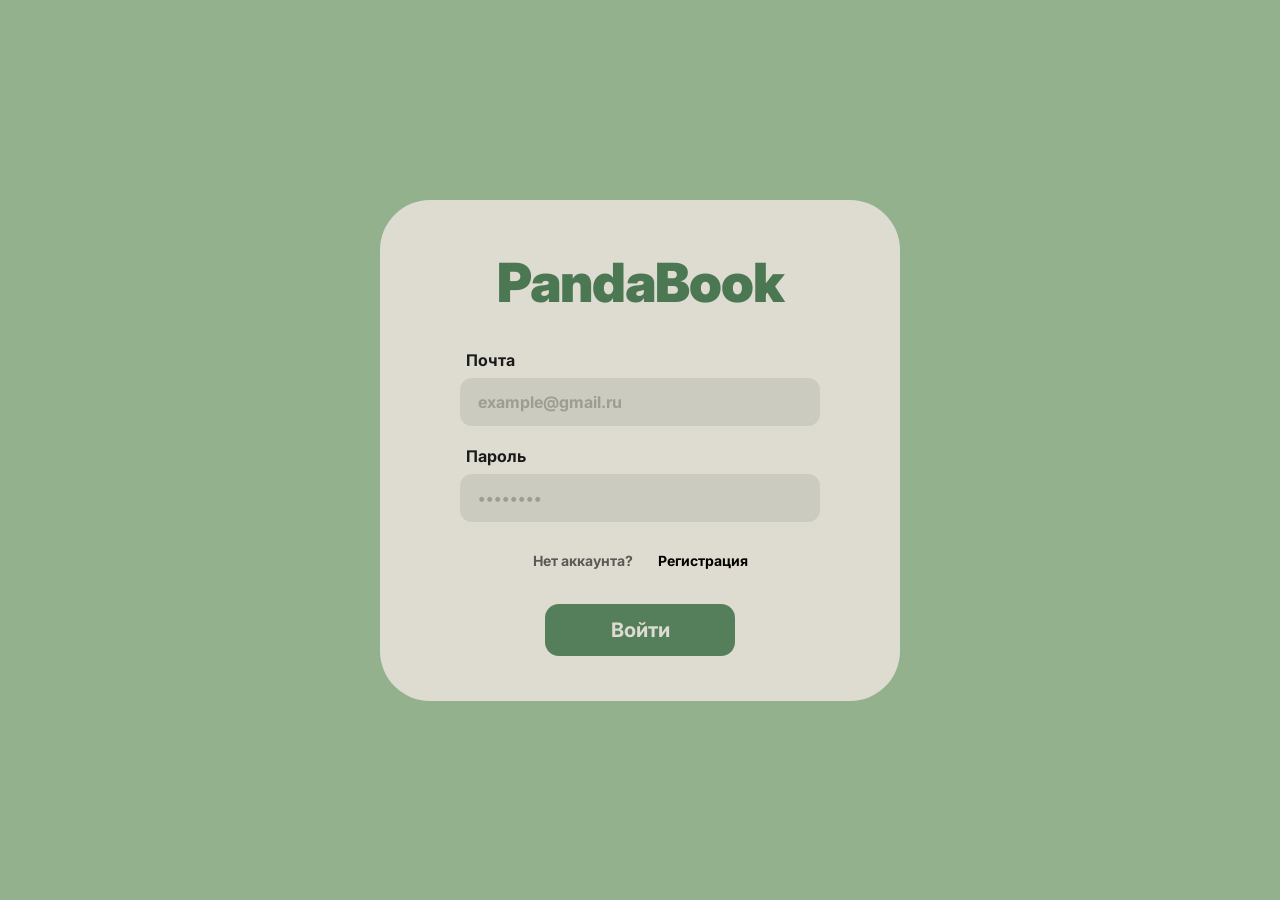
<file: frontend/shopping.html>
<!DOCTYPE html>
<html lang="ru">
<head>
    <meta charset="UTF-8">
    <meta name="viewport" content="width=device-width, initial-scale=1.0">
    <title>PandaBook - Список покупок</title>
    <link rel="preconnect" href="https://fonts.googleapis.com">
    <link rel="preconnect" href="https://fonts.gstatic.com" crossorigin>
    <link href="https://fonts.googleapis.com/css2?family=Inter:wght@400;700;900&display=swap" rel="stylesheet">
    <link rel="stylesheet" href="land-shop.css">
    <link rel="stylesheet" href="ui.css">
</head>
<body>
    <div class="menu-overlay" id="menuOverlay" onclick="toggleMenu()"></div>
    <nav class="sidebar-menu" id="sidebarMenu">
        <div class="sidebar-header">
            <span class="sidebar-logo">PandaBook</span>
            <button class="close-menu-btn" onclick="toggleMenu()">✕</button>
        </div>
        <ul class="menu-links">
            <li><a href="profile.html" class="menu-item">Профиль</a></li>
            <li><a href="dashboard.html" class="menu-item">Главный экран</a></li>
            <li><a href="fridge.html" class="menu-item">Мой холодильник</a></li>
            <li><a href="shopping.html" class="menu-item active">Мои покупки</a></li>
            <li><a href="landing.html#pricing" class="menu-item">Купить подписку</a></li>
        </ul>
    </nav>

    <div class="main-card">
        <header class="header-section">
            <div class="logo-area">
                <a href="#" id="backBtn" class="back-btn" hidden>← Назад</a>
                <button class="hamburger-btn" onclick="toggleMenu()">
                    <svg width="32" height="32" viewBox="0 0 24 24" fill="none" xmlns="http://www.w3.org/2000/svg">
                        <path d="M3 12H21M3 6H21M3 18H21" stroke="#4c7753" stroke-width="2.5" stroke-linecap="round" stroke-linejoin="round"/>
                    </svg>
                </button>
                <span class="logo">PandaBook</span>
            </div>
            <h2 class="page-title">Список докупок</h2>
        </header>
        <p id="shopStatus" style="color:#5d605e;font-weight:700;margin-bottom:12px;">Формируем список…</p>
        <div class="fridge-content">
            <div class="table-wrapper">
                <table class="product-table">
                    <thead>
                        <tr>
                            <th>Продукт</th>
                            <th>Рекомендуемый объём</th>
                            <th>Обоснование ИИ</th>
                        </tr>
                    </thead>
                    <tbody id="shopBody">
                        <tr><td colspan="3">Загрузка…</td></tr>
                    </tbody>
                </table>
            </div>
        </div>
    </div>
    <script src="api.js"></script>
    <script src="ui.js"></script>
    <script>
        function toggleMenu() {
            document.getElementById('sidebarMenu').classList.toggle('open');
            document.getElementById('menuOverlay').classList.toggle('open');
        }

        async function loadShopping() {
            const tbody = document.getElementById('shopBody');
            const status = document.getElementById('shopStatus');
            tbody.innerHTML = '<tr><td colspan="3">ИИ анализирует холодильник…</td></tr>';
            status.textContent = 'Формируем список докупок…';
            try {
                const list = await api("GET", "/api/diet/shopping/me?mode=thinking");
                status.textContent = list.length
                    ? `Рекомендовано позиций: ${list.length}`
                    : 'Докупать нечего — холодильник покрывает норму';
                tbody.innerHTML = list.length
                    ? list.map(s => `
                        <tr>
                            <td>${s.product_name}</td>
                            <td>${s.grams} г</td>
                            <td><span class="reason-tag vitamin-tag">${s.reason}</span></td>
                        </tr>`).join('')
                    : '<tr><td colspan="3">Докупать нечего — холодильник покрывает норму</td></tr>';
            } catch (e) {
                status.textContent = 'Ошибка загрузки';
                tbody.innerHTML = `<tr><td colspan="3">${apiError(e)}</td></tr>`;
                toast(apiError(e), 'error');
            }
        }

        if (requireAuth()) loadShopping();
    </script>
</body>
</html>
</file>
<file: frontend/style.css>
* {
    box-sizing: border-box;
    margin: 0;
    padding: 0;
    font-family: 'Inter', sans-serif;
}

body {
    background-color: #93b18c;
    height: 100vh;
    display: flex;
    justify-content: center;
    align-items: center;
}

.login-card {
    background-color: #dedcd1;
    width: 520px;
    padding: 50px 60px 45px 60px;
    border-radius: 50px;
    display: flex;
    flex-direction: column;
    align-items: center;
}

.logo {
    color: #4c7753;
    font-size: 54px;
    font-weight: 900;
    margin-bottom: 35px;
    letter-spacing: -1px;
}

.login-form {
    width: 100%;
    display: flex;
    flex-direction: column;
    align-items: center;
}

.input-group {
    width: 100%;
    max-width: 360px;
    margin-bottom: 20px;
}

.input-group label {
    display: block;
    color: #1a1a1a;
    font-weight: 700;
    font-size: 16px;
    margin-bottom: 8px;
    padding-left: 6px;
}

.input-group input {
    width: 100%;
    background-color: #cbcbbf;
    border: none;
    border-radius: 12px;
    padding: 14px 18px;
    font-size: 16px;
    font-weight: 700;
    color: #272e24;
    outline: none;
}

.input-group input::placeholder {
    color: #9d9d93;
    opacity: 1;
}

.form-footer {
    width: 100%;
    max-width: 360px;
    display: flex;
    justify-content: center;
    gap: 25px;
    margin-top: 10px;
    margin-bottom: 35px;
    font-size: 14px;
}

.no-account {
    color: #595959;
    font-weight: 700;
}

.register-link {
    color: #000000;
    text-decoration: none;
    font-weight: 700;
}

.submit-btn {
    background-color: #557e5b;
    color: #dedcd1;
    border: none;
    border-radius: 14px;
    width: 190px;
    padding: 14px 0;
    font-size: 20px;
    font-weight: 700;
    cursor: pointer;
    text-align: center;
    transition: background-color 0.2s ease;
}

.submit-btn:hover {
    background-color: #46694b;
}
</file>
<file: frontend/ui.css>
#toast-host {
    position: fixed;
    top: 20px;
    right: 20px;
    z-index: 9999;
    display: flex;
    flex-direction: column;
    gap: 10px;
    pointer-events: none;
}

.toast {
    background: #272e24;
    color: #dedcd1;
    padding: 14px 20px;
    border-radius: 12px;
    font-weight: 700;
    font-size: 14px;
    max-width: 320px;
    box-shadow: 0 8px 24px rgba(0, 0, 0, 0.18);
    opacity: 0;
    transform: translateX(20px);
    transition: opacity 0.25s ease, transform 0.25s ease;
}

.toast.show {
    opacity: 1;
    transform: translateX(0);
}

.toast-success { background: #4c7753; }
.toast-error { background: #c45c4a; }
.toast-info { background: #557e5b; }

.menu-item.menu-logout {
    margin-top: 8px;
    background-color: transparent;
    color: #595959;
    font-size: 16px;
    font-weight: 700;
    padding: 10px 18px;
}

.menu-item.menu-logout:hover {
    background-color: #cbcbbf;
    color: #1a1a1a;
}

.panda-widget {
    display: flex;
    align-items: center;
    gap: 16px;
    background: #cbcbbf;
    border-radius: 16px;
    padding: 16px 20px;
    margin-bottom: 20px;
}

.panda-emoji {
    font-size: 48px;
    line-height: 1;
}

.panda-label {
    display: block;
    font-weight: 700;
    color: #272e24;
    font-size: 16px;
}

.panda-streak {
    display: block;
    font-size: 13px;
    color: #4c7753;
    font-weight: 700;
    margin-top: 4px;
}

.skeleton-bar {
    height: 8px;
    background: linear-gradient(90deg, #cbcbbf 25%, #dedcd1 50%, #cbcbbf 75%);
    background-size: 200% 100%;
    animation: shimmer 1.2s infinite;
    border-radius: 4px;
}

@keyframes shimmer {
    0% { background-position: 200% 0; }
    100% { background-position: -200% 0; }
}

.barcode-row {
    display: flex;
    gap: 10px;
    margin-top: 10px;
}

.barcode-row .form-control { flex: 1; }
.barcode-row .btn { white-space: nowrap; padding: 0 16px; }

.back-btn {
    color: #4c7753;
    font-weight: 700;
    font-size: 15px;
    text-decoration: none;
    white-space: nowrap;
    padding: 8px 12px;
    border-radius: 10px;
    background-color: rgba(203, 203, 191, 0.65);
    border: 2px solid #b5b5a7;
}

.back-btn:hover {
    background-color: #cbcbbf;
}

.logo-area {
    display: flex;
    align-items: center;
    gap: 12px;
    flex-wrap: wrap;
}
</file>
<file: static/style.css>
:root { color-scheme: light dark; }
body { font-family: system-ui, sans-serif; max-width: 720px; margin: 3rem auto; padding: 0 1rem; }
h1 { font-size: 2.4rem; }
.hint { opacity: .7; font-size: .9rem; }
button { font-size: 1rem; padding: .6rem 1.1rem; border-radius: 8px; cursor: pointer; }
pre { background: #0001; padding: 1rem; border-radius: 8px; overflow: auto; }
</file>
<file: frontend/dashboard.css>
* {
    box-sizing: border-box;
    margin: 0;
    padding: 0;
    font-family: 'Inter', sans-serif;
}

body {
    background-color: #93b18c;
    min-height: 100vh;
    display: flex;
    justify-content: center;
    align-items: flex-start;
    padding: 40px 20px;
    position: relative;
    overflow-x: hidden;
}


.sidebar-menu {
    position: fixed;
    top: 0;
    left: -320px;
    width: 300px;
    height: 100%;
    background-color: #dedcd1;
    box-shadow: 5px 0 20px rgba(0,0,0,0.1);
    z-index: 1000;
    transition: left 0.3s cubic-bezier(0.4, 0, 0.2, 1);
    padding: 30px 25px;
    display: flex;
    flex-direction: column;
    gap: 40px;
}

.sidebar-menu.open {
    left: 0; 
}

.sidebar-header {
    display: flex;
    justify-content: space-between;
    align-items: center;
}

.sidebar-logo {
    color: #4c7753;
    font-size: 32px;
    font-weight: 900;
    letter-spacing: -1px;
}

.close-menu-btn {
    background: none;
    border: none;
    font-size: 24px;
    color: #4c7753;
    cursor: pointer;
    font-weight: 700;
}

.menu-links {
    list-style: none;
    display: flex;
    flex-direction: column;
    gap: 15px;
}

.menu-item {
    display: block;
    text-decoration: none;
    color: #1a1a1a;
    font-size: 18px;
    font-weight: 700;
    padding: 14px 18px;
    background-color: #cbcbbf;
    border-radius: 12px;
    transition: all 0.2s ease;
}

.menu-item:hover, .menu-item.active {
    background-color: #557e5b;
    color: #dedcd1;
}


.menu-overlay {
    position: fixed;
    top: 0;
    left: 0;
    width: 100%;
    height: 100%;
    background-color: rgba(0, 0, 0, 0.4);
    z-index: 999;
    display: none;
}

.menu-overlay.open {
    display: block;
}


.main-card {
    background-color: #dedcd1;
    width: 100%;
    max-width: 1100px;
    border-radius: 40px;
    padding: 45px 50px;
    display: flex;
    flex-direction: column;
    gap: 30px;
}


.header-section {
    display: flex;
    justify-content: space-between;
    align-items: center;
}

.logo-area {
    display: flex;
    align-items: center;
    gap: 15px;
}

.hamburger-btn {
    background: none;
    border: none;
    cursor: pointer;
    display: flex;
    align-items: center;
    justify-content: center;
    padding: 5px;
    border-radius: 8px;
    transition: background-color 0.2s;
}

.hamburger-btn:hover {
    background-color: #cbcbbf;
}

.logo {
    color: #4c7753;
    font-size: 50px;
    font-weight: 900;
    letter-spacing: -1.5px;
}


.mode-switcher {
    background-color: #cbcbbf;
    padding: 7px;
    border-radius: 18px;
    display: flex;
    gap: 5px;
}

.mode-btn {
    background: none;
    border: none;
    font-size: 20px;
    font-weight: 700;
    color: #5d605e;
    padding: 12px 30px;
    border-radius: 14px;
    cursor: pointer;
}

.mode-btn.active {
    background-color: #557e5b;
    color: #dedcd1;
}

.kbzhu-container {
    display: grid;
    grid-template-columns: repeat(auto-fit, minmax(200px, 1fr));
    gap: 20px;
}

.kbzhu-card {
    background-color: #cbcbbf;
    border-radius: 20px;
    padding: 22px 25px;
    display: flex;
    flex-direction: column;
}

.kbzhu-title {
    color: #4c7753;
    font-weight: 700;
    font-size: 22px;
    margin-bottom: 12px;
}

.kbzhu-value {
    color: #5d605e;
    font-weight: 700;
    font-size: 16px;
    margin-bottom: 10px;
}

.progress-bg {
    background-color: #dedcd1;
    height: 16px;
    border-radius: 20px;
    overflow: hidden;
}

.progress-bar {
    background-color: #4c7753;
    height: 100%;
}

.notes-block {
    background-color: #cbcbbf;
    border-left: 6px solid #4c7753;
    border-radius: 12px;
    padding: 16px 20px;
}

.shopping-preview {
    background-color: rgba(203, 203, 191, 0.55);
    border: 2px solid #b5b5a7;
    border-radius: 20px;
    padding: 22px 26px;
}

.shopping-preview-header {
    display: flex;
    justify-content: space-between;
    align-items: center;
    margin-bottom: 14px;
    gap: 12px;
}

.shopping-preview-title {
    color: #4c7753;
    font-size: 22px;
    font-weight: 700;
}

.shopping-preview-link {
    color: #4c7753;
    font-weight: 700;
    text-decoration: none;
    font-size: 14px;
    white-space: nowrap;
}

.shopping-preview-link:hover {
    text-decoration: underline;
}

.shopping-preview-list {
    list-style: none;
    display: flex;
    flex-direction: column;
    gap: 10px;
}

.shopping-preview-item {
    background-color: #cbcbbf;
    border: 2px solid #b5b5a7;
    border-radius: 12px;
    padding: 12px 16px;
    display: grid;
    grid-template-columns: 1fr auto;
    grid-template-rows: auto auto;
    gap: 4px 16px;
}

.shopping-preview-name {
    font-weight: 700;
    color: #1a1a1a;
    grid-column: 1;
}

.shopping-preview-grams {
    font-weight: 700;
    color: #4c7753;
    grid-column: 2;
    grid-row: 1;
}

.shopping-preview-reason {
    grid-column: 1 / -1;
    font-size: 14px;
    color: #5d605e;
    font-weight: 600;
}

.shopping-preview-empty {
    color: #5d605e;
    font-weight: 600;
    padding: 8px 0;
}

.thinking-status {
    color: #4c7753;
    font-weight: 700;
    margin: 0 0 12px;
}

.meals-container {
    display: flex;
    flex-direction: column;
    gap: 15px;
}

.meal-accordion {
    background-color: #cbcbbf;
    border-radius: 18px;
    overflow: hidden;
}

.meal-header {
    padding: 20px 30px;
    display: flex;
    justify-content: space-between;
    cursor: pointer;
}

.meal-title {
    color: #4c7753;
    font-weight: 700;
    font-size: 24px;
}

.meal-content {
    max-height: 0;
    overflow: hidden;
    transition: max-height 0.25s ease;
}

.meal-accordion.open .meal-content {
    max-height: 100px;
    border-top: 2px solid #dedcd1;
}

.product-row {
    padding: 20px 30px;
    display: flex;
    justify-content: space-between;
    font-weight: 700;
}

.ai-explanation-card {
    background-color: #cbcbbf;
    border-radius: 24px;
    padding: 30px;
}

.ai-title {
    color: #4c7753;
    font-size: 24px;
    margin-bottom: 12px;
}

.recipe-box {
    background-color: #dedcd1;
    border-radius: 16px;
    padding: 20px;
    margin-top: 15px;
   
}

.request-box {
    background-color: #cbcbbf;
    border-radius: 20px;
    padding: 10px 15px;
    display: flex;
    gap: 15px;
}

.request-input {
    flex: 1;
    background: none;
    border: none;
    outline: none;
    font-size: 18px;
    font-weight: 700;
}

.request-btn {
    background-color: #557e5b;
    color: #dedcd1;
    border: none;
    border-radius: 14px;
    padding: 14px 28px;
    font-weight: 700;
    cursor: pointer;
}
</file>
<file: frontend/fridge.css>
* {
            box-sizing: border-box;
            margin: 0;
            padding: 0;
            font-family: 'Inter', sans-serif;
        }

        body {
            background-color: #93b18c;
            min-height: 100vh;
            display: flex;
            justify-content: center;
            align-items: flex-start;
            padding: 40px 20px;
            position: relative;
            overflow-x: hidden;
        }
        .sidebar-menu {
            position: fixed;
            top: 0;
            left: -320px;
            width: 300px;
            height: 100%;
            background-color: #dedcd1;
            box-shadow: 5px 0 20px rgba(0,0,0,0.1);
            z-index: 1000;
            transition: left 0.3s cubic-bezier(0.4, 0, 0.2, 1);
            padding: 30px 25px;
            display: flex;
            flex-direction: column;
            gap: 40px;
        }

        .sidebar-menu.open {
            left: 0;
        }

        .sidebar-header {
            display: flex;
            justify-content: space-between;
            align-items: center;
        }

        .sidebar-logo {
            color: #4c7753;
            font-size: 32px;
            font-weight: 900;
            letter-spacing: -1px;
        }

        .close-menu-btn {
            background: none;
            border: none;
            font-size: 24px;
            color: #4c7753;
            cursor: pointer;
            font-weight: 700;
        }

        .menu-links {
            list-style: none;
            display: flex;
            flex-direction: column;
            gap: 15px;
        }

        .menu-item {
            display: block;
            text-decoration: none;
            color: #1a1a1a;
            font-size: 18px;
            font-weight: 700;
            padding: 14px 18px;
            background-color: #cbcbbf;
            border-radius: 12px;
            transition: all 0.2s ease;
        }

        .menu-item:hover, .menu-item.active {
            background-color: #557e5b;
            color: #dedcd1;
        }

        .menu-overlay {
            position: fixed;
            top: 0;
            left: 0;
            width: 100%;
            height: 100%;
            background-color: rgba(0, 0, 0, 0.4);
            z-index: 999;
            display: none;
        }

        .menu-overlay.open {
            display: block;
        }

        .main-card {
            background-color: #dedcd1;
            width: 100%;
            max-width: 1100px;
            border-radius: 40px;
            padding: 45px 50px;
            display: flex;
            flex-direction: column;
            gap: 30px;
        }

        .header-section {
            display: flex;
            justify-content: space-between;
            align-items: center;
            border-bottom: 2px solid #cbcbbf;
            padding-bottom: 20px;
        }

        .logo-area {
            display: flex;
            align-items: center;
            gap: 15px;
        }

        .hamburger-btn {
            background: none;
            border: none;
            cursor: pointer;
            display: flex;
            align-items: center;
            justify-content: center;
            padding: 5px;
            border-radius: 8px;
            transition: background-color 0.2s;
        }

        .hamburger-btn:hover {
            background-color: #cbcbbf;
        }

        .logo {
            color: #4c7753;
            font-size: 50px;
            font-weight: 900;
            letter-spacing: -1.5px;
        }

        .page-title {
            font-size: 20px;
            color: #5d605e;
            font-weight: 700;
        }

        .search-add-section {
            display: grid;
            grid-template-columns: 1.2fr 1fr;
            gap: 20px;
        }

        @media (max-width: 768px) {
            .search-add-section {
                grid-template-columns: 1fr;
            }
        }

        .search-panel, .add-panel {
            background-color: rgba(203, 203, 191, 0.4);
            padding: 25px;
            border-radius: 20px;
            display: flex;
            flex-direction: column;
            gap: 15px;
        }

        .section-title {
            font-size: 18px;
            color: #4c7753;
            font-weight: 700;
            display: flex;
            align-items: center;
            gap: 10px;
        }

        .form-control {
            width: 100%;
            background-color: #cbcbbf;
            border: none;
            border-radius: 12px;
            padding: 14px 18px;
            font-size: 16px;
            font-weight: 700;
            color: #1a1a1a;
            outline: none;
        }

        .form-control::placeholder {
            color: #6d706e;
            font-weight: 400;
        }

        .btn {
            background-color: #557e5b;
            color: #dedcd1;
            border: none;
            border-radius: 14px;
            padding: 14px 24px;
            font-size: 16px;
            font-weight: 700;
            cursor: pointer;
            transition: background-color 0.2s ease;
        }

        .btn:hover {
            background-color: #436448;
        }

        .btn-secondary {
            background-color: #cbcbbf;
            color: #1a1a1a;
        }

        .btn-secondary:hover {
            background-color: #b5b5a7;
        }
        .fridge-content {
            background-color: rgba(203, 203, 191, 0.4);
            padding: 25px;
            border-radius: 20px;
        }

        .product-table-wrapper {
            width: 100%;
            overflow-x: auto;
        }

        .product-table {
            width: 100%;
            border-collapse: collapse;
            text-align: left;
        }

        .product-table th {
            padding: 12px 16px;
            color: #5d605e;
            font-size: 14px;
            font-weight: 700;
            border-bottom: 2px solid #cbcbbf;
        }

        .product-table td {
            padding: 16px;
            border-bottom: 1px solid #cbcbbf;
            font-size: 16px;
            font-weight: 700;
            color: #1a1a1a;
        }

        .product-row:last-child td {
            border-bottom: none;
        }
        .badge-warning {
            background-color: #e07a5f;
            color: #ffffff;
            padding: 4px 10px;
            border-radius: 8px;
            font-size: 12px;
            font-weight: 700;
            display: inline-flex;
            align-items: center;
            gap: 4px;
            margin-left: 12px;
        }

        .actions-cell {
            display: flex;
            gap: 10px;
            justify-content: flex-end;
        }

        .action-btn {
            background: none;
            border: none;
            cursor: pointer;
            padding: 6px;
            border-radius: 6px;
            display: flex;
            align-items: center;
            justify-content: center;
            transition: background-color 0.2s;
        }

        .action-btn:hover {
            background-color: #cbcbbf;
        }

        .search-results-dropdown {
            background-color: #dedcd1;
            border-radius: 12px;
            margin-top: 8px;
            max-height: 240px;
            overflow-y: auto;
            display: none;
            flex-direction: column;
            gap: 6px;
            padding: 8px;
            position: absolute;
            width: 100%;
            z-index: 10;
            box-shadow: 0 4px 16px rgba(0,0,0,0.12);
            border: 2px solid #b5b5a7;
        }

        .search-results-dropdown.active {
            display: flex;
        }

        .search-result-item {
            padding: 12px 16px;
            font-weight: 700;
            font-size: 15px;
            color: #1a1a1a;
            cursor: pointer;
            background-color: #cbcbbf;
            border-radius: 10px;
            border: 2px solid #b5b5a7;
            transition: background-color 0.15s ease, border-color 0.15s ease;
        }

        .search-result-item:hover {
            background-color: #557e5b;
            color: #dedcd1;
            border-color: #557e5b;
        }

        .search-result-item.muted {
            cursor: default;
            color: #5d605e;
            font-weight: 600;
        }

        .search-result-item.muted:hover {
            background-color: #cbcbbf;
            color: #5d605e;
            border-color: #b5b5a7;
        }
</file>
<file: frontend/land-shop.css>
* {
    box-sizing: border-box;
    margin: 0;
    padding: 0;
    font-family: 'Inter', sans-serif;
}

body {
    background-color: #93b18c;
    min-height: 100vh;
    display: flex;
    justify-content: center;
    align-items: flex-start;
    padding: 40px 20px;
}

.main-card {
    background-color: #dedcd1;
    width: 100%;
    max-width: 1000px;
    border-radius: 40px;
    padding: 40px;
    display: flex;
    flex-direction: column;
    gap: 35px;
}

.header-section {
    display: flex;
    justify-content: space-between;
    align-items: center;
    border-bottom: 2px solid #cbcbbf;
    padding-bottom: 20px;
    flex-wrap: wrap;
    gap: 15px;
}

.logo {
    color: #4c7753;
    font-size: 36px;
    font-weight: 900;
    letter-spacing: -1px;
}

.nav-links {
    display: flex;
    gap: 15px;
}

.nav-item {
    text-decoration: none;
    color: #5d605e;
    font-weight: 700;
    font-size: 15px;
    padding: 8px 16px;
    border-radius: 10px;
    transition: all 0.2s;
}

.nav-item:hover, .nav-item.active {
    background-color: #cbcbbf;
    color: #1a1a1a;
}

.page-title {
    font-size: 20px;
    color: #5d605e;
    font-weight: 700;
}

.panel, .fridge-content {
    background-color: rgba(203, 203, 191, 0.4);
    padding: 25px;
    border-radius: 20px;
    position: relative;
}

.section-title {
    font-size: 18px;
    color: #4c7753;
    font-weight: 700;
    margin-bottom: 15px;
}

.hero-panel {
    background-color: #557e5b;
    color: #dedcd1;
    padding: 45px;
    border-radius: 25px;
    text-align: center;
}

.hero-title {
    font-size: 32px;
    font-weight: 900;
    margin-bottom: 15px;
}

.hero-text {
    font-size: 16px;
    max-width: 700px;
    margin: 0 auto 25px auto;
    line-height: 1.5;
    opacity: 0.9;
}

.form-control {
    width: 100%;
    background-color: #cbcbbf;
    border: none;
    border-radius: 12px;
    padding: 14px;
    font-size: 15px;
    font-weight: 700;
    color: #1a1a1a;
    outline: none;
}

.btn {
    display: inline-block;
    text-decoration: none;
    background-color: #557e5b;
    color: #dedcd1;
    border: none;
    border-radius: 12px;
    padding: 14px 24px;
    font-size: 15px;
    font-weight: 700;
    cursor: pointer;
    transition: background-color 0.2s;
    text-align: center;
}

.btn:hover {
    background-color: #436448;
}

.btn-secondary {
    background-color: #cbcbbf;
    color: #1a1a1a;
}

.btn-secondary:hover {
    background-color: #b5b5a7;
}

.cta-btn {
    background-color: #dedcd1;
    color: #4c7753;
    font-size: 16px;
    padding: 16px 32px;
}

.cta-btn:hover {
    background-color: #f4f3ef;
}

.pricing-grid {
    display: grid;
    grid-template-columns: 1fr 1fr;
    gap: 25px;
}

@media (max-width: 768px) {
    .pricing-grid, .search-add-section {
        grid-template-columns: 1fr;
    }
}

.price-card {
    display: flex;
    flex-direction: column;
    border: 2px solid transparent;
}

.pro-card {
    border-color: #557e5b;
    background-color: rgba(85, 126, 91, 0.08);
}

.pro-badge {
    position: absolute;
    top: -12px;
    right: 20px;
    background-color: #e07a5f;
    color: white;
    padding: 4px 12px;
    border-radius: 8px;
    font-size: 12px;
    font-weight: 700;
}

.tariff-name {
    font-size: 20px;
    font-weight: 900;
    margin-bottom: 10px;
}

.price {
    font-size: 28px;
    font-weight: 900;
    margin-bottom: 5px;
}

.price-period {
    font-size: 14px;
    color: #5d605e;
    font-weight: 400;
}

.tariff-subtitle {
    font-size: 13px;
    color: #4c7753;
    font-weight: 700;
    margin-bottom: 15px;
}

.features-list {
    list-style: none;
    margin-bottom: 25px;
}

.features-list li {
    font-size: 14px;
    font-weight: 700;
    margin-bottom: 10px;
    color: #1a1a1a;
}

.table-wrapper {
    width: 100%;
    overflow-x: auto;
}

.product-table {
    width: 100%;
    border-collapse: collapse;
    text-align: left;
}

.product-table th {
    padding: 12px;
    color: #5d605e;
    font-size: 14px;
    font-weight: 700;
    border-bottom: 2px solid #cbcbbf;
}

.product-table td {
    padding: 16px 12px;
    border-bottom: 1px solid #cbcbbf;
    font-size: 15px;
    font-weight: 700;
    color: #1a1a1a;
}

.reason-tag {
    display: inline-block;
    padding: 6px 12px;
    border-radius: 8px;
    font-size: 13px;
    font-weight: 700;
}

.alert-tag {
    background-color: rgba(224, 122, 95, 0.15);
    color: #e07a5f;
}

.vitamin-tag {
    background-color: rgba(85, 126, 91, 0.15);
    color: #4c7753;
}

.energy-tag {
    background-color: rgba(93, 96, 94, 0.15);
    color: #5d605e;
}
.logo-area {
    display: flex;
    align-items: center;
    gap: 15px;
}

.hamburger-btn {
    background: none;
    border: none;
    cursor: pointer;
    display: flex;
    align-items: center;
    justify-content: center;
    padding: 5px;
    border-radius: 8px;
    transition: background-color 0.2s;
}

.hamburger-btn:hover {
    background-color: #cbcbbf;
}

.sidebar-menu {
    position: fixed;
    top: 0;
    left: -320px;
    width: 300px;
    height: 100%;
    background-color: #dedcd1;
    box-shadow: 5px 0 20px rgba(0,0,0,0.1);
    z-index: 1000;
    transition: left 0.3s cubic-bezier(0.4, 0, 0.2, 1);
    padding: 30px 25px;
    display: flex;
    flex-direction: column;
    gap: 40px;
}

.sidebar-menu.open {
    left: 0; 
}

.sidebar-header {
    display: flex;
    justify-content: space-between;
    align-items: center;
}

.sidebar-logo {
    color: #4c7753;
    font-size: 32px;
    font-weight: 900;
    letter-spacing: -1px;
}

.close-menu-btn {
    background: none;
    border: none;
    font-size: 24px;
    color: #4c7753;
    cursor: pointer;
    font-weight: 700;
}

.menu-links {
    list-style: none;
    display: flex;
    flex-direction: column;
    gap: 15px;
}

.menu-item {
    display: block;
    text-decoration: none;
    color: #1a1a1a;
    font-size: 18px;
    font-weight: 700;
    padding: 14px 18px;
    background-color: #cbcbbf;
    border-radius: 12px;
    transition: all 0.2s ease;
}

.menu-item:hover, .menu-item.active {
    background-color: #557e5b;
    color: #dedcd1;
}

.menu-overlay {
    position: fixed;
    top: 0;
    left: 0;
    width: 100%;
    height: 100%;
    background-color: rgba(0, 0, 0, 0.4);
    z-index: 999;
    display: none;
}

.menu-overlay.open {
    display: block;
}
html {
    scroll-behavior: smooth;
}
html {
    scroll-behavior: smooth;
}
</file>
<file: frontend/profile.css>
* {
    box-sizing: border-box;
    margin: 0;
    padding: 0;
    font-family: 'Inter', sans-serif;
}

body {
    background-color: #93b18c;
    min-height: 100vh;
    display: flex;
    justify-content: center;
    align-items: flex-start;
    padding: 40px 20px;
    position: relative;
    overflow-x: hidden;
}


.sidebar-menu {
    position: fixed;
    top: 0;
    left: -320px; 
    width: 300px;
    height: 100%;
    background-color: #dedcd1;
    box-shadow: 5px 0 20px rgba(0,0,0,0.1);
    z-index: 1000;
    transition: left 0.3s cubic-bezier(0.4, 0, 0.2, 1);
    padding: 30px 25px;
    display: flex;
    flex-direction: column;
    gap: 40px;
}

.sidebar-menu.open {
    left: 0; 
}

.sidebar-header {
    display: flex;
    justify-content: space-between;
    align-items: center;
}

.sidebar-logo {
    color: #4c7753;
    font-size: 32px;
    font-weight: 900;
    letter-spacing: -1px;
}

.close-menu-btn {
    background: none;
    border: none;
    font-size: 24px;
    color: #4c7753;
    cursor: pointer;
    font-weight: 700;
}

.menu-links {
    list-style: none;
    display: flex;
    flex-direction: column;
    gap: 15px;
}

.menu-item {
    display: block;
    text-decoration: none;
    color: #1a1a1a;
    font-size: 18px;
    font-weight: 700;
    padding: 14px 18px;
    background-color: #cbcbbf;
    border-radius: 12px;
    transition: all 0.2s ease;
}

.menu-item:hover, .menu-item.active {
    background-color: #557e5b;
    color: #dedcd1;
}

.menu-overlay {
    position: fixed;
    top: 0;
    left: 0;
    width: 100%;
    height: 100%;
    background-color: rgba(0, 0, 0, 0.4);
    z-index: 999;
    display: none;
}

.menu-overlay.open {
    display: block;
}

.main-card {
    background-color: #dedcd1;
    width: 100%;
    max-width: 1000px;
    border-radius: 40px;
    padding: 40px;
    display: flex;
    flex-direction: column;
    gap: 30px;
}

.header-section {
    display: flex;
    justify-content: space-between;
    align-items: center;
    border-bottom: 2px solid #cbcbbf;
    padding-bottom: 20px;
}

.logo-area {
    display: flex;
    align-items: center;
    gap: 15px;
}

.hamburger-btn {
    background: none;
    border: none;
    cursor: pointer;
    display: flex;
    align-items: center;
    justify-content: center;
    padding: 5px;
    border-radius: 8px;
    transition: background-color 0.2s;
}

.hamburger-btn:hover {
    background-color: #cbcbbf;
}

.logo {
    color: #4c7753;
    font-size: 42px;
    font-weight: 900;
    letter-spacing: -1.5px;
}

.page-title {
    font-size: 20px;
    color: #5d605e;
    font-weight: 700;
}

.profile-form {
    display: flex;
    flex-direction: column;
    gap: 28px;
}

.form-section {
    background-color: rgba(203, 203, 191, 0.4);
    padding: 25px;
    border-radius: 20px;
    border: 2px solid #cbcbbf;
}

.section-title {
    font-size: 20px;
    color: #4c7753;
    margin-bottom: 15px;
    font-weight: 700;
}

.grid-inputs {
    display: grid;
    grid-template-columns: repeat(auto-fit, minmax(180px, 1fr));
    gap: 20px;
}

.input-group {
    display: flex;
    flex-direction: column;
    gap: 8px;
}

.input-group.full-width {
    width: 100%;
}

.input-group label, .group-inner-label {
    font-size: 15px;
    font-weight: 700;
    color: #1a1a1a;
}

.group-inner-label {
    display: block;
    margin-bottom: 12px;
}

.input-group input, .input-group select {
    width: 100%;
    background-color: #cbcbbf;
    border: none;
    border-radius: 12px;
    padding: 14px 18px;
    font-size: 16px;
    font-weight: 700;
    color: #1a1a1a;
    outline: none;
}


.activity-selector {
    display: flex;
    flex-direction: column;
    gap: 12px;
}

.activity-card {
    background-color: #cbcbbf;
    border-radius: 14px;
    padding: 14px 20px;
    display: flex;
    align-items: center;
    cursor: pointer;
    position: relative;
    transition: background-color 0.2s ease, border-color 0.2s ease;
    border: 2px solid #b5b5a7;
}

.activity-card input {
    position: absolute;
    opacity: 0;
}

.activity-card.active {
    background-color: #557e5b;
    border-color: #436448;
}

.activity-card.active strong, .activity-card.active span {
    color: #dedcd1;
}

.card-content {
    display: flex;
    flex-direction: column;
}

.card-content strong {
    font-size: 16px;
    color: #1a1a1a;
}

.card-content span {
    font-size: 13px;
    color: #5d605e;
}


.checkbox-grid {
    display: grid;
    grid-template-columns: repeat(auto-fit, minmax(160px, 1fr));
    gap: 12px 16px;
}

.custom-checkbox {
    display: flex;
    align-items: center;
    gap: 10px;
    font-size: 16px;
    font-weight: 700;
    color: #1a1a1a;
    cursor: pointer;
    padding: 10px 12px;
    background-color: #cbcbbf;
    border-radius: 10px;
    border: 2px solid #b5b5a7;
}

.custom-checkbox input {
    display: none;
}

.custom-checkbox .box {
    width: 22px;
    height: 22px;
    background-color: #cbcbbf;
    border-radius: 6px;
    display: inline-block;
    position: relative;
}

.custom-checkbox input:checked + .box {
    background-color: #557e5b;
}

.custom-checkbox input:checked + .box::after {
    content: "✓";
    color: #dedcd1;
    position: absolute;
    font-size: 15px;
    font-weight: 900;
    top: 50%;
    left: 50%;
    transform: translate(-50%, -50%);
}

.action-row {
    display: flex;
    justify-content: flex-end;
}

.save-btn {
    background-color: #557e5b;
    color: #dedcd1;
    border: none;
    border-radius: 14px;
    padding: 14px 40px;
    font-size: 18px;
    font-weight: 700;
    cursor: pointer;
    transition: background-color 0.2s ease;
}

.save-btn:hover {
    background-color: #436448;
}
</file>
<file: frontend/promo.css>
/* PandaBook promo — 1280×720, для записи обзора (Playwright / OBS) */

*,
*::before,
*::after {
    box-sizing: border-box;
    margin: 0;
    padding: 0;
}

html,
body {
    width: 100%;
    height: 100%;
    overflow: hidden;
    font-family: 'Inter', sans-serif;
    background: #6a9163;
}

body {
    display: flex;
    align-items: center;
    justify-content: center;
}

/* ── Stage (фиксированный кадр под видео) ── */

.promo-stage {
    position: relative;
    width: 1280px;
    height: 720px;
    background: linear-gradient(145deg, #93b18c 0%, #7a9f73 45%, #6a9163 100%);
    border-radius: 0;
    overflow: hidden;
    box-shadow: 0 24px 80px rgba(0, 0, 0, 0.28);
}

.slide {
    position: absolute;
    inset: 0;
    display: flex;
    align-items: center;
    justify-content: center;
    padding: 48px 64px;
    opacity: 0;
    visibility: hidden;
    transform: translateX(40px) scale(0.98);
    transition:
        opacity 0.65s ease,
        transform 0.65s ease,
        visibility 0s linear 0.65s;
    pointer-events: none;
}

.slide.active {
    opacity: 1;
    visibility: visible;
    transform: translateX(0) scale(1);
    transition:
        opacity 0.65s ease,
        transform 0.65s ease,
        visibility 0s;
    pointer-events: auto;
}

.slide.leaving {
    opacity: 0;
    transform: translateX(-32px) scale(0.98);
}

.slide-inner {
    width: 100%;
    max-width: 960px;
    animation: contentIn 0.7s ease both;
}

.slide.active .slide-inner {
    animation: contentIn 0.7s ease both;
}

@keyframes contentIn {
    from {
        opacity: 0;
        transform: translateY(18px);
    }
    to {
        opacity: 1;
        transform: translateY(0);
    }
}

/* ── Typography ── */

.slide-num {
    display: inline-block;
    font-size: 13px;
    font-weight: 900;
    letter-spacing: 0.12em;
    color: #4c7753;
    background: rgba(222, 220, 209, 0.85);
    padding: 6px 14px;
    border-radius: 999px;
    margin-bottom: 14px;
}

.slide h2 {
    font-size: 42px;
    font-weight: 900;
    color: #272e24;
    letter-spacing: -0.03em;
    line-height: 1.1;
    margin-bottom: 12px;
}

.slide-desc {
    font-size: 20px;
    font-weight: 600;
    color: #3d4a3a;
    line-height: 1.45;
    max-width: 720px;
    margin-bottom: 28px;
}

.pro {
    display: inline-block;
    font-size: 16px;
    font-weight: 900;
    vertical-align: middle;
    margin-left: 8px;
    padding: 4px 12px;
    border-radius: 999px;
    background: #4c7753;
    color: #dedcd1;
    letter-spacing: 0.04em;
}

/* ── Intro / outro ── */

.intro,
.outro {
    text-align: center;
    display: flex;
    flex-direction: column;
    align-items: center;
    gap: 16px;
}

.panda-mark {
    font-size: 88px;
    line-height: 1;
    filter: drop-shadow(0 8px 24px rgba(0, 0, 0, 0.12));
    animation: pandaPop 0.8s cubic-bezier(0.34, 1.4, 0.64, 1) both;
}

@keyframes pandaPop {
    from {
        transform: scale(0.6);
        opacity: 0;
    }
    to {
        transform: scale(1);
        opacity: 1;
    }
}

.intro h1,
.outro h2 {
    font-size: 72px;
    font-weight: 900;
    color: #272e24;
    letter-spacing: -0.04em;
}

.tagline {
    font-size: 26px;
    font-weight: 700;
    color: #3d4a3a;
    max-width: 640px;
    line-height: 1.35;
}

.outro p {
    font-size: 22px;
    font-weight: 700;
    color: #3d4a3a;
}

.modes {
    display: flex;
    gap: 14px;
    margin-top: 8px;
}

.pill {
    padding: 10px 22px;
    border-radius: 999px;
    font-weight: 800;
    font-size: 16px;
    background: #cbcbbf;
    color: #272e24;
    border: 2px solid #b5b5a7;
}

.pro-pill {
    background: #4c7753;
    color: #dedcd1;
    border-color: #3d5f44;
}

.cta {
    margin-top: 12px !important;
    font-size: 16px !important;
    font-weight: 700 !important;
    color: #4c7753 !important;
    opacity: 0.85;
}

/* ── Mock UI blocks ── */

.mock {
    background: #dedcd1;
    border-radius: 24px;
    padding: 24px 28px;
    border: 2px solid rgba(181, 181, 167, 0.9);
    box-shadow: 0 12px 40px rgba(39, 46, 36, 0.1);
}

.mock-row,
.meal,
.shop-row {
    display: flex;
    align-items: center;
    justify-content: space-between;
    gap: 16px;
    padding: 16px 20px;
    background: #cbcbbf;
    border-radius: 14px;
    margin-bottom: 10px;
    font-weight: 700;
    font-size: 17px;
    color: #272e24;
}

.mock-row span:last-child,
.shop-row span:nth-child(2) {
    color: #4c7753;
    white-space: nowrap;
}

.mock-row.highlight {
    border-left: 5px solid #e3a678;
}

.mock-row.highlight span:last-child {
    color: #b87840;
    font-size: 15px;
}

.mock-search {
    margin-top: 14px;
    padding: 14px 18px;
    border-radius: 12px;
    background: rgba(203, 203, 191, 0.55);
    border: 2px dashed #b5b5a7;
    color: #5d605e;
    font-weight: 700;
    font-size: 15px;
}

/* Dashboard mock */

.kbzhu-grid {
    display: grid;
    grid-template-columns: repeat(4, 1fr);
    gap: 12px;
    margin-bottom: 16px;
}

.kb {
    background: #cbcbbf;
    border-radius: 16px;
    padding: 14px 16px;
    display: flex;
    flex-direction: column;
    gap: 6px;
}

.kb span {
    font-size: 13px;
    font-weight: 700;
    color: #5d605e;
}

.kb strong {
    font-size: 16px;
    font-weight: 900;
    color: #272e24;
}

.meal {
    margin-bottom: 8px;
    color: #4c7753;
    font-size: 16px;
}

.meal:last-child {
    margin-bottom: 0;
}

/* Shopping mock */

.shop-row {
    flex-wrap: wrap;
}

.shop-row em {
    flex: 1 1 100%;
    font-style: normal;
    font-size: 14px;
    font-weight: 600;
    color: #5d605e;
    margin-top: 4px;
    padding-left: 2px;
}

/* AI mock */

.mock-ai {
    display: flex;
    flex-direction: column;
    gap: 14px;
}

.ai-quote {
    font-size: 18px;
    font-weight: 700;
    line-height: 1.5;
    color: #272e24;
    padding: 18px 22px;
    background: #cbcbbf;
    border-radius: 16px;
    border-left: 6px solid #4c7753;
}

.recipe {
    padding: 16px 20px;
    background: rgba(203, 203, 191, 0.7);
    border-radius: 14px;
    font-weight: 700;
    font-size: 16px;
    color: #3d4a3a;
}

.prompt {
    padding: 14px 18px;
    border-radius: 14px;
    background: #cbcbbf;
    font-weight: 700;
    font-size: 15px;
    color: #5d605e;
    border: 2px solid #b5b5a7;
}

/* Panda widget mock */

.mock-panda {
    display: flex;
    align-items: center;
    gap: 28px;
    padding: 28px 32px;
}

.panda-big {
    font-size: 72px;
    line-height: 1;
}

.mock-panda div {
    display: flex;
    flex-direction: column;
    gap: 6px;
}

.mock-panda strong {
    font-size: 24px;
    font-weight: 900;
    color: #272e24;
}

.mock-panda span {
    font-size: 17px;
    font-weight: 700;
    color: #4c7753;
}

/* ── Progress bar (запись) ── */

.promo-progress {
    position: absolute;
    left: 0;
    right: 0;
    bottom: 0;
    height: 4px;
    background: rgba(39, 46, 36, 0.15);
    z-index: 10;
}

.promo-progress-bar {
    height: 100%;
    width: 0%;
    background: #4c7753;
    transition: width 0.15s linear;
}

.promo-dots {
    position: absolute;
    bottom: 18px;
    left: 50%;
    transform: translateX(-50%);
    display: flex;
    gap: 8px;
    z-index: 10;
}

.promo-dots span {
    width: 8px;
    height: 8px;
    border-radius: 50%;
    background: rgba(39, 46, 36, 0.2);
    transition: background 0.3s ease, transform 0.3s ease;
}

.promo-dots span.on {
    background: #4c7753;
    transform: scale(1.25);
}

/* ── Decorative bg ── */

.promo-stage::before {
    content: '';
    position: absolute;
    width: 520px;
    height: 520px;
    border-radius: 50%;
    background: radial-gradient(circle, rgba(222, 220, 209, 0.22) 0%, transparent 70%);
    top: -180px;
    right: -120px;
    pointer-events: none;
}

.promo-stage::after {
    content: '';
    position: absolute;
    width: 400px;
    height: 400px;
    border-radius: 50%;
    background: radial-gradient(circle, rgba(76, 119, 83, 0.12) 0%, transparent 70%);
    bottom: -140px;
    left: -80px;
    pointer-events: none;
}

/* ── Done state (Playwright ждёт атрибут) ── */

.promo-stage[data-done="1"] .promo-progress-bar {
    width: 100%;
}
</file>
<file: frontend/reg.css>
* {
    box-sizing: border-box;
    margin: 0;
    padding: 0;
    font-family: 'Inter', sans-serif;
}

body {
    background-color: #93b18c;
    height: 100vh;
    display: flex;
    justify-content: center;
    align-items: center;
}

.reg-card {
    background-color: #dedcd1;
    width: 520px;
    padding: 50px 60px 45px 60px;
    border-radius: 50px;
    display: flex;
    flex-direction: column;
    align-items: center;
}

.logo {
    color: #4c7753;
    font-size: 54px;
    font-weight: 900;
    margin-bottom: 30px;
    letter-spacing: -1px;
}

.reg-form {
    width: 100%;
    display: flex;
    flex-direction: column;
    align-items: center;
}

.input-group {
    width: 100%;
    max-width: 360px;
    margin-bottom: 22px;
}

.input-group label {
    display: block;
    color: #1a1a1a;
    font-weight: 700;
    font-size: 16px;
    margin-bottom: 8px;
    padding-left: 6px;
}

.input-group input {
    width: 100%;
    background-color: #cbcbbf;
    border: none;
    border-radius: 12px;
    padding: 14px 18px;
    font-size: 16px;
    font-weight: 700;
    color: #9d9d93;
    outline: none;
    height: 48px;
}

.input-group input::placeholder {
    color: #9d9d93;
    opacity: 1;
}

.submit-btn {
    background-color: #557e5b;
    color: #dedcd1;
    border: none;
    border-radius: 14px;
    width: 190px;
    padding: 14px 0;
    font-size: 18px;
    font-weight: 700;
    cursor: pointer;
    text-align: center;
    margin-top: 2px;
    transition: background-color 0.2s ease;
}

.submit-btn:hover {
    background-color: #46694b;
}

.account {
    color: #595959;
    font-weight: 700;
}
.enter-link {
    color: #000000;
    text-decoration: none;
    font-weight: 700;
}
</file>
